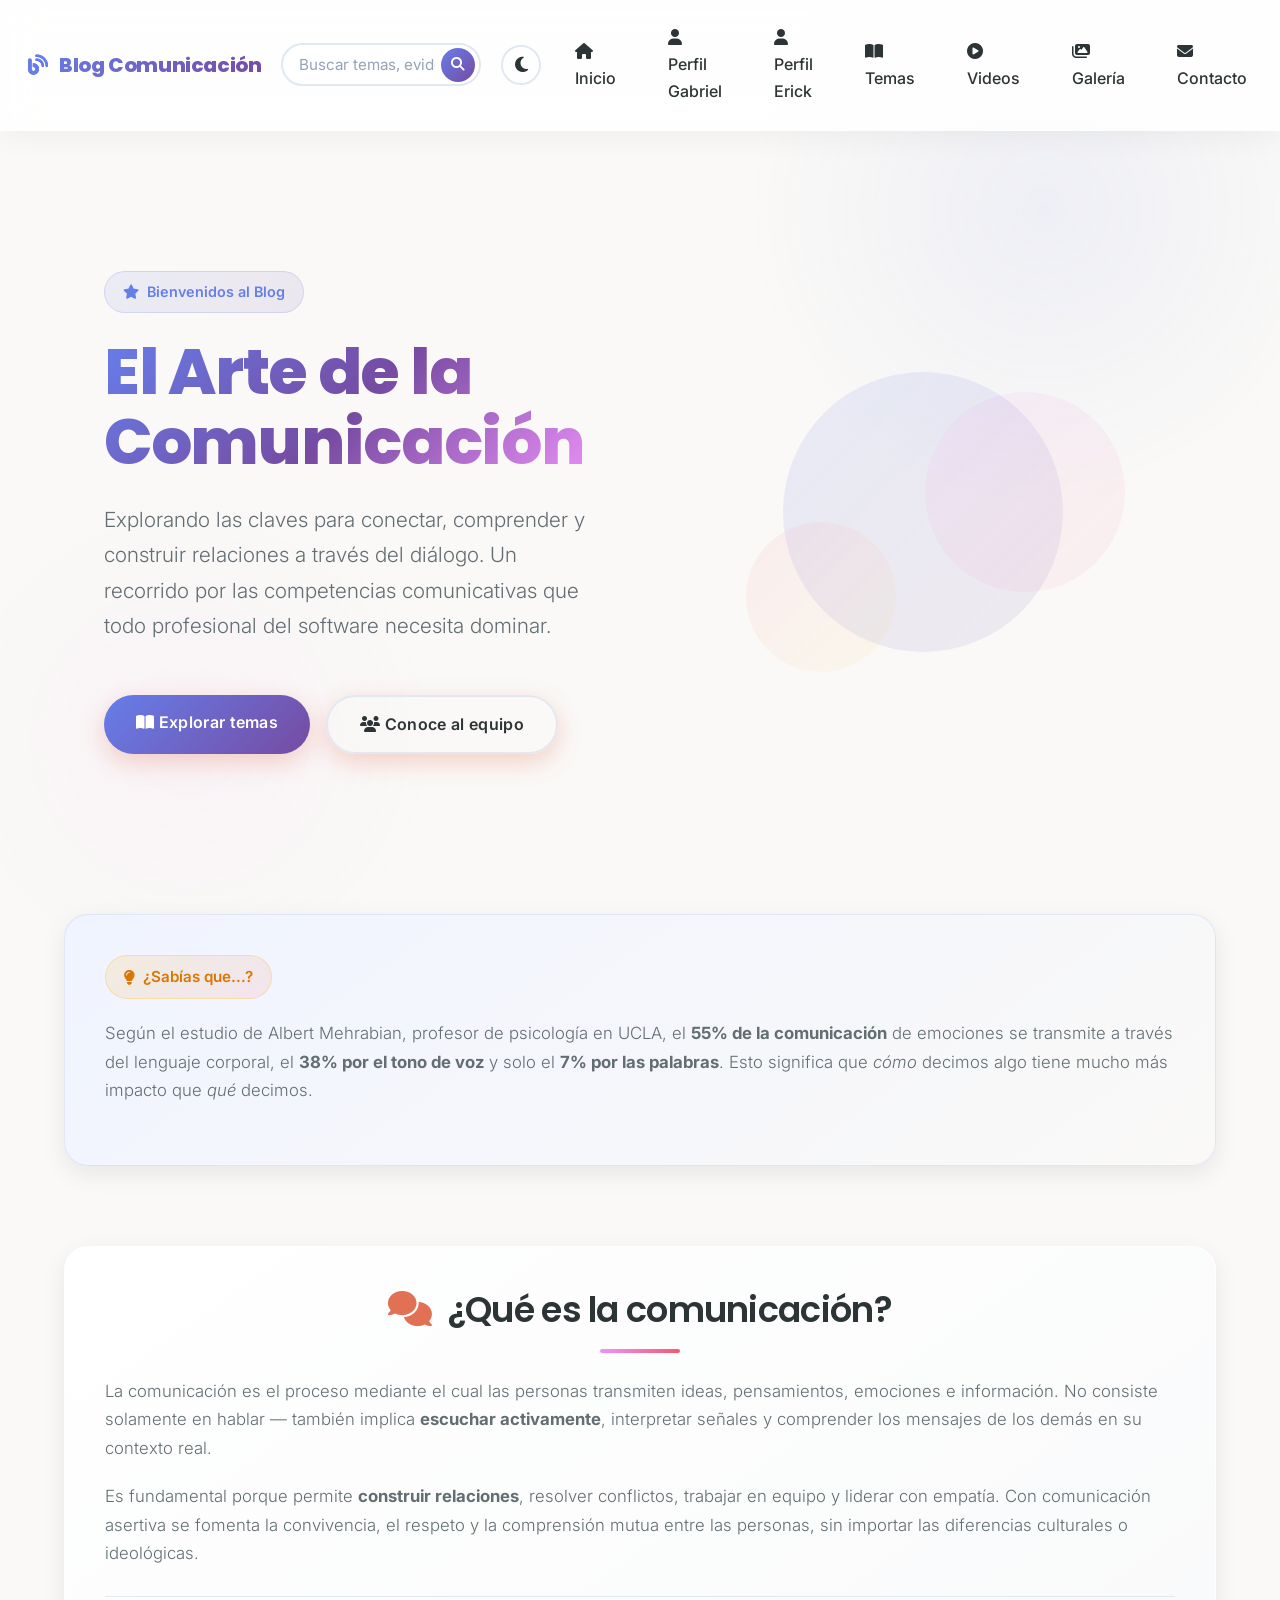
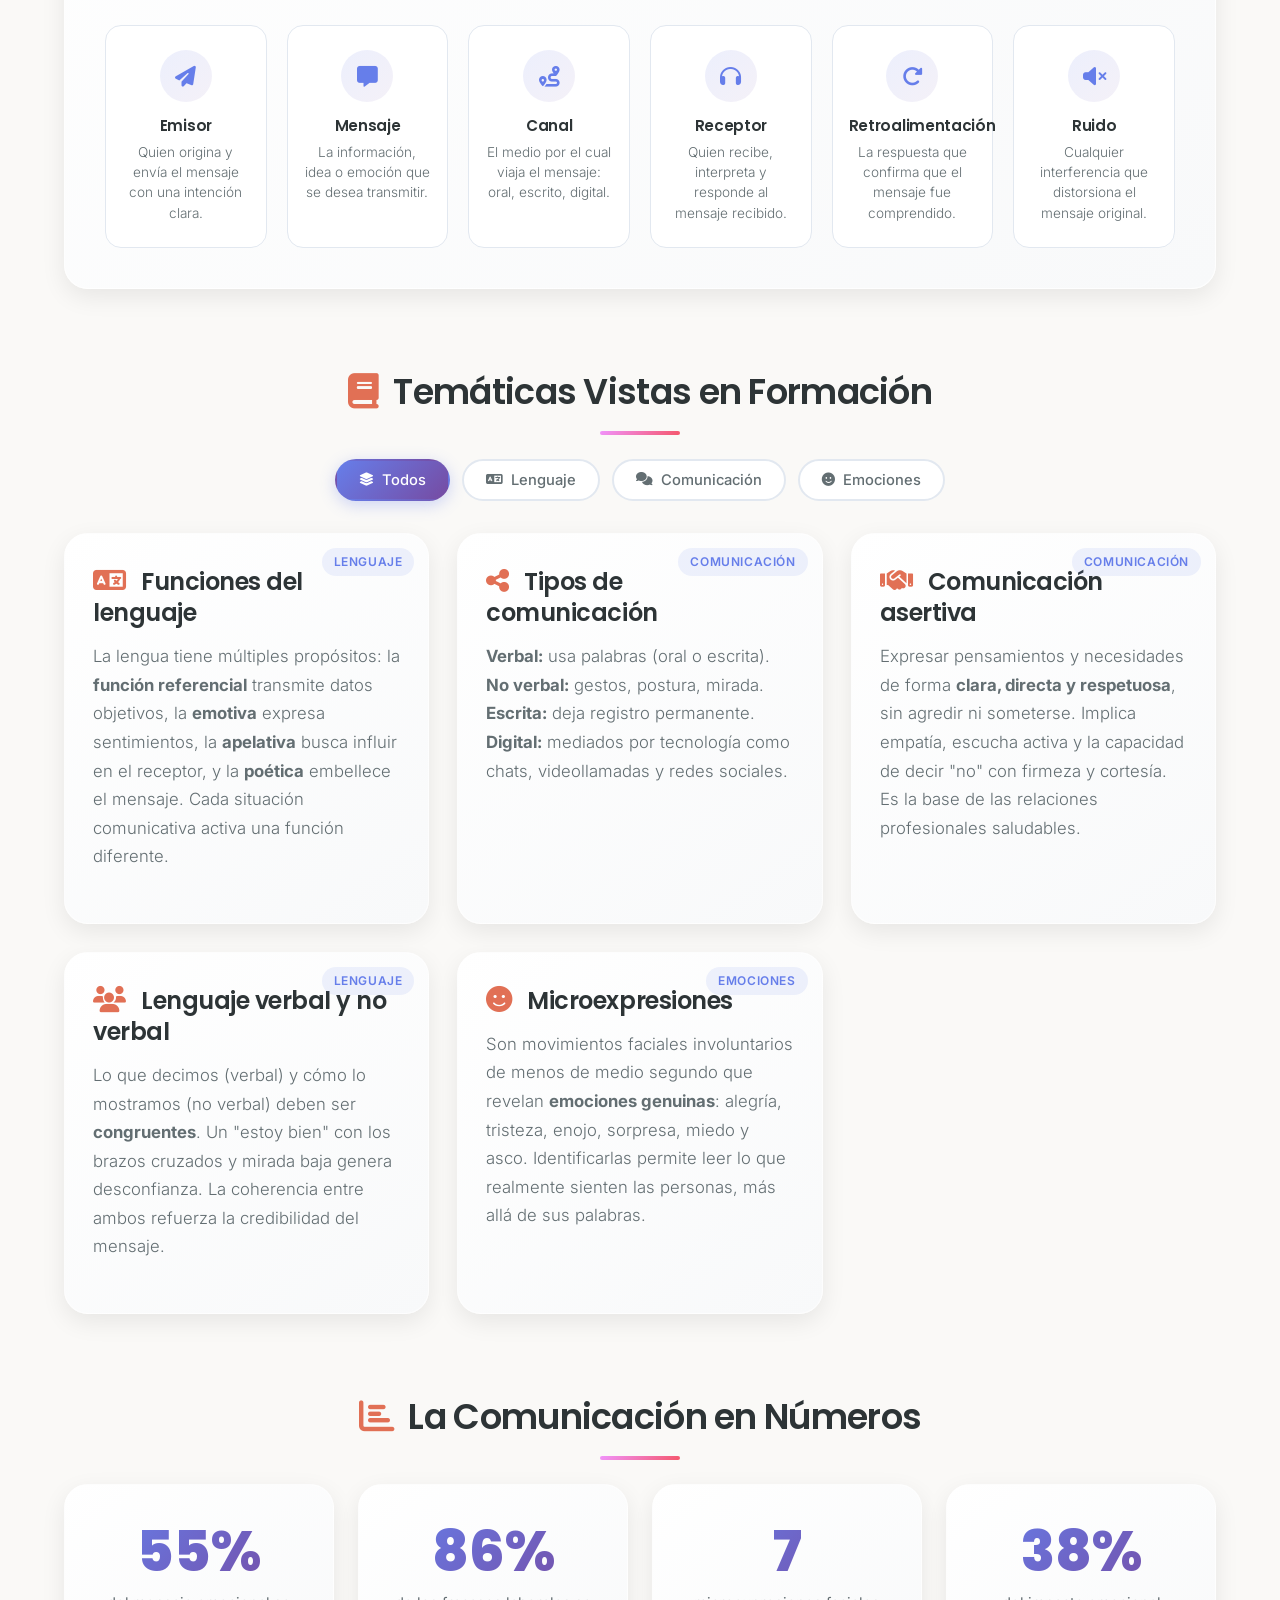
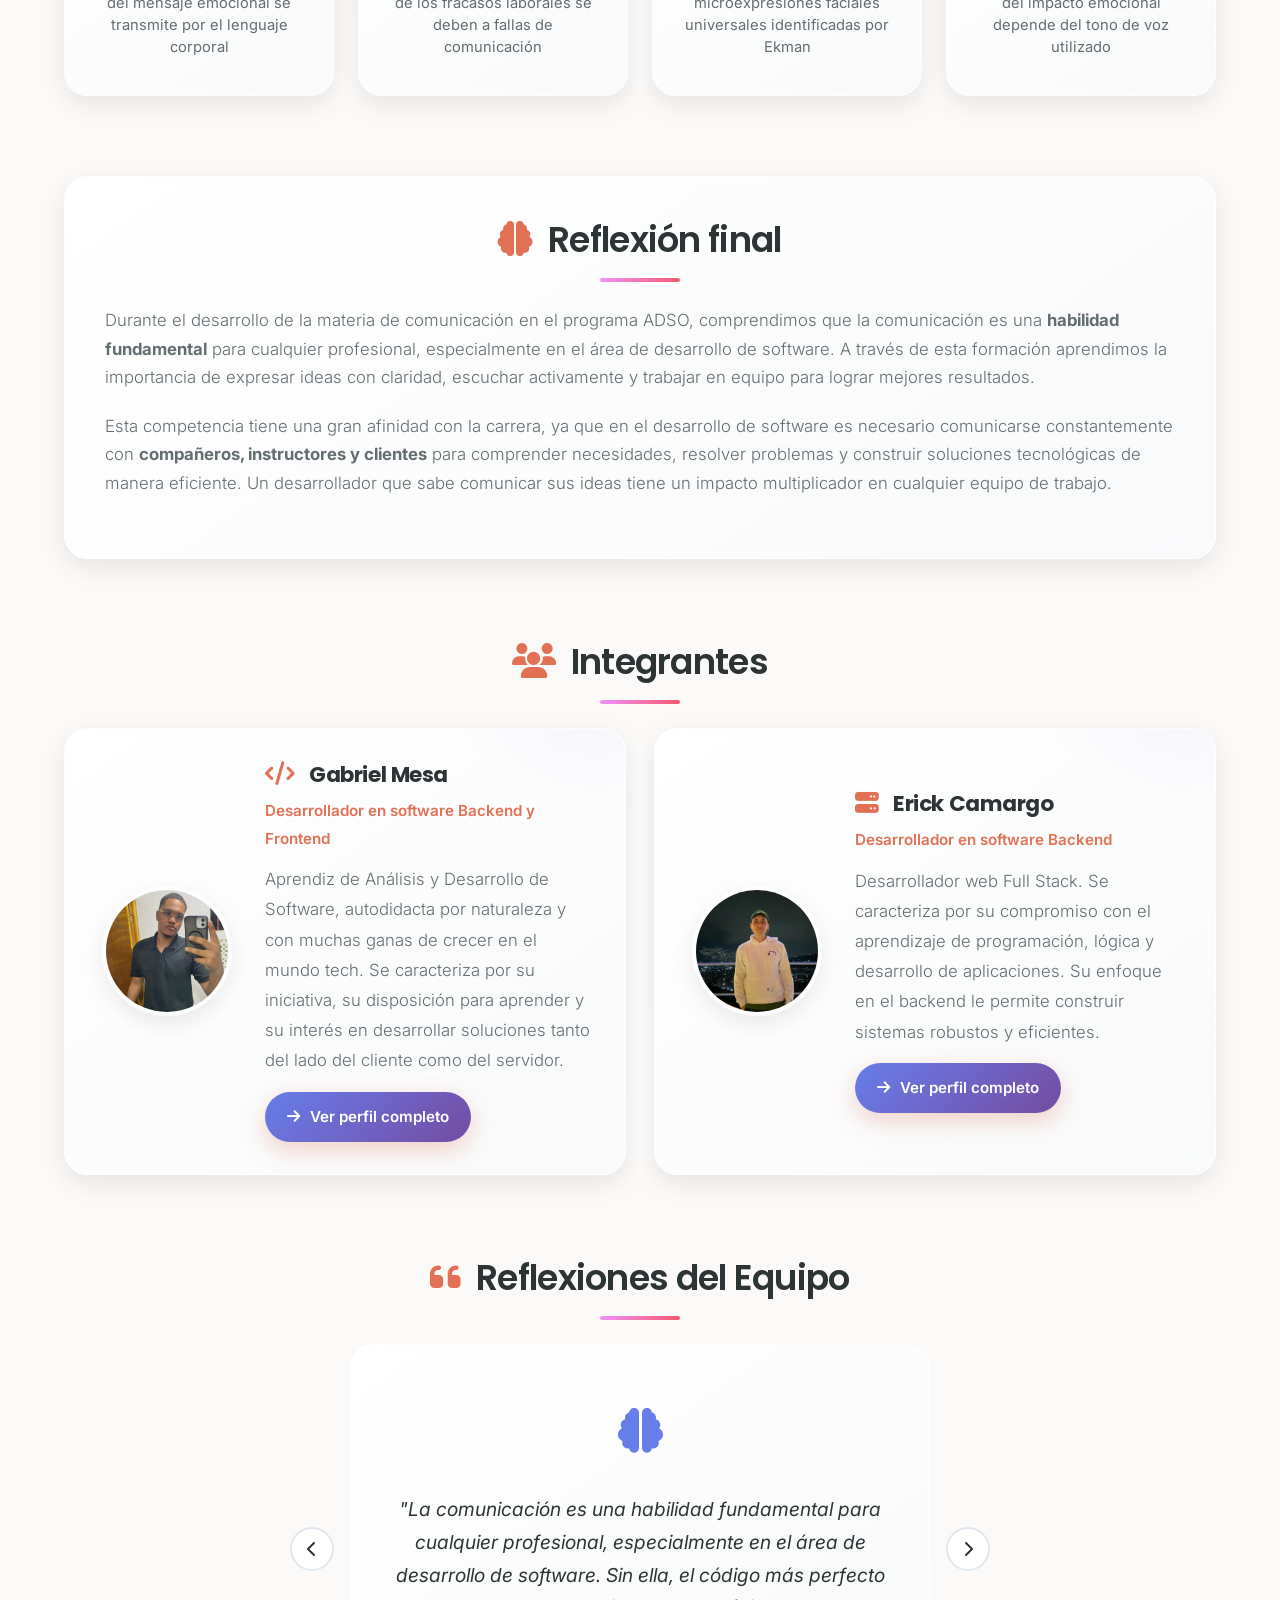
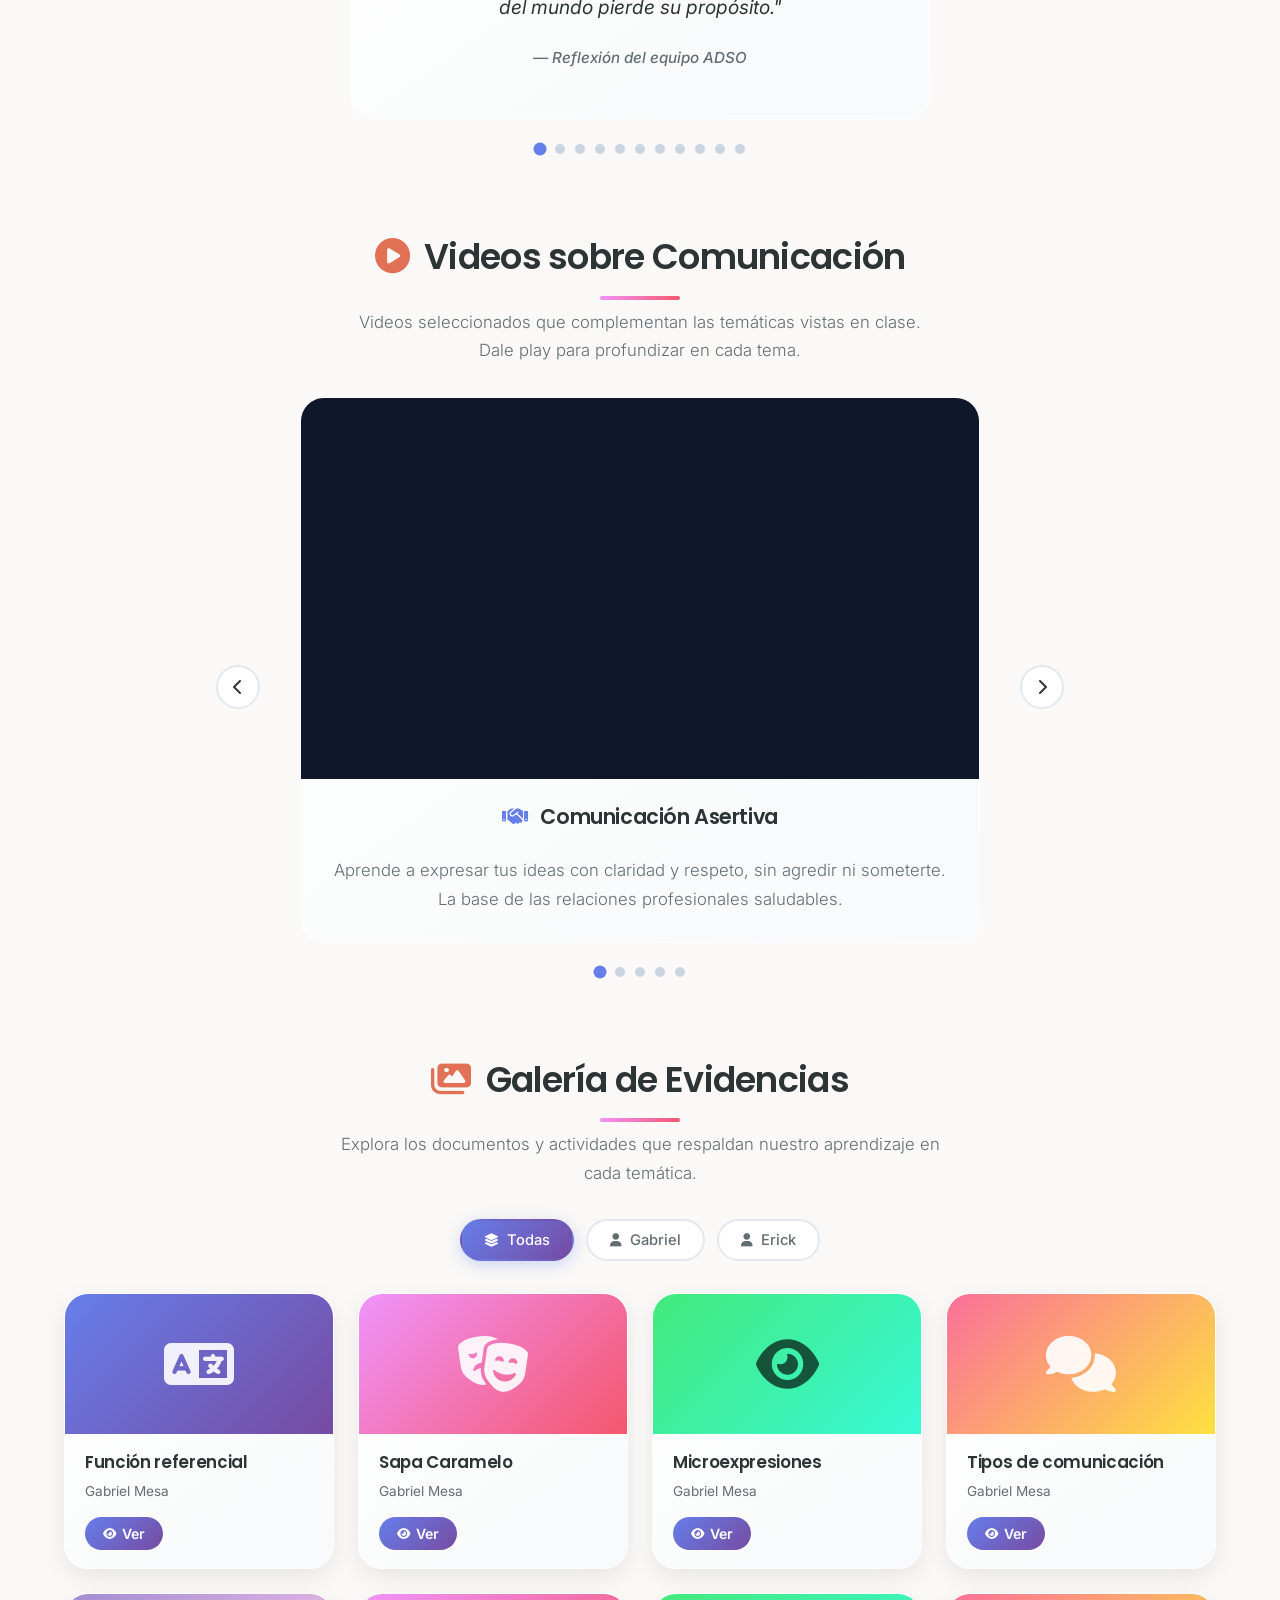
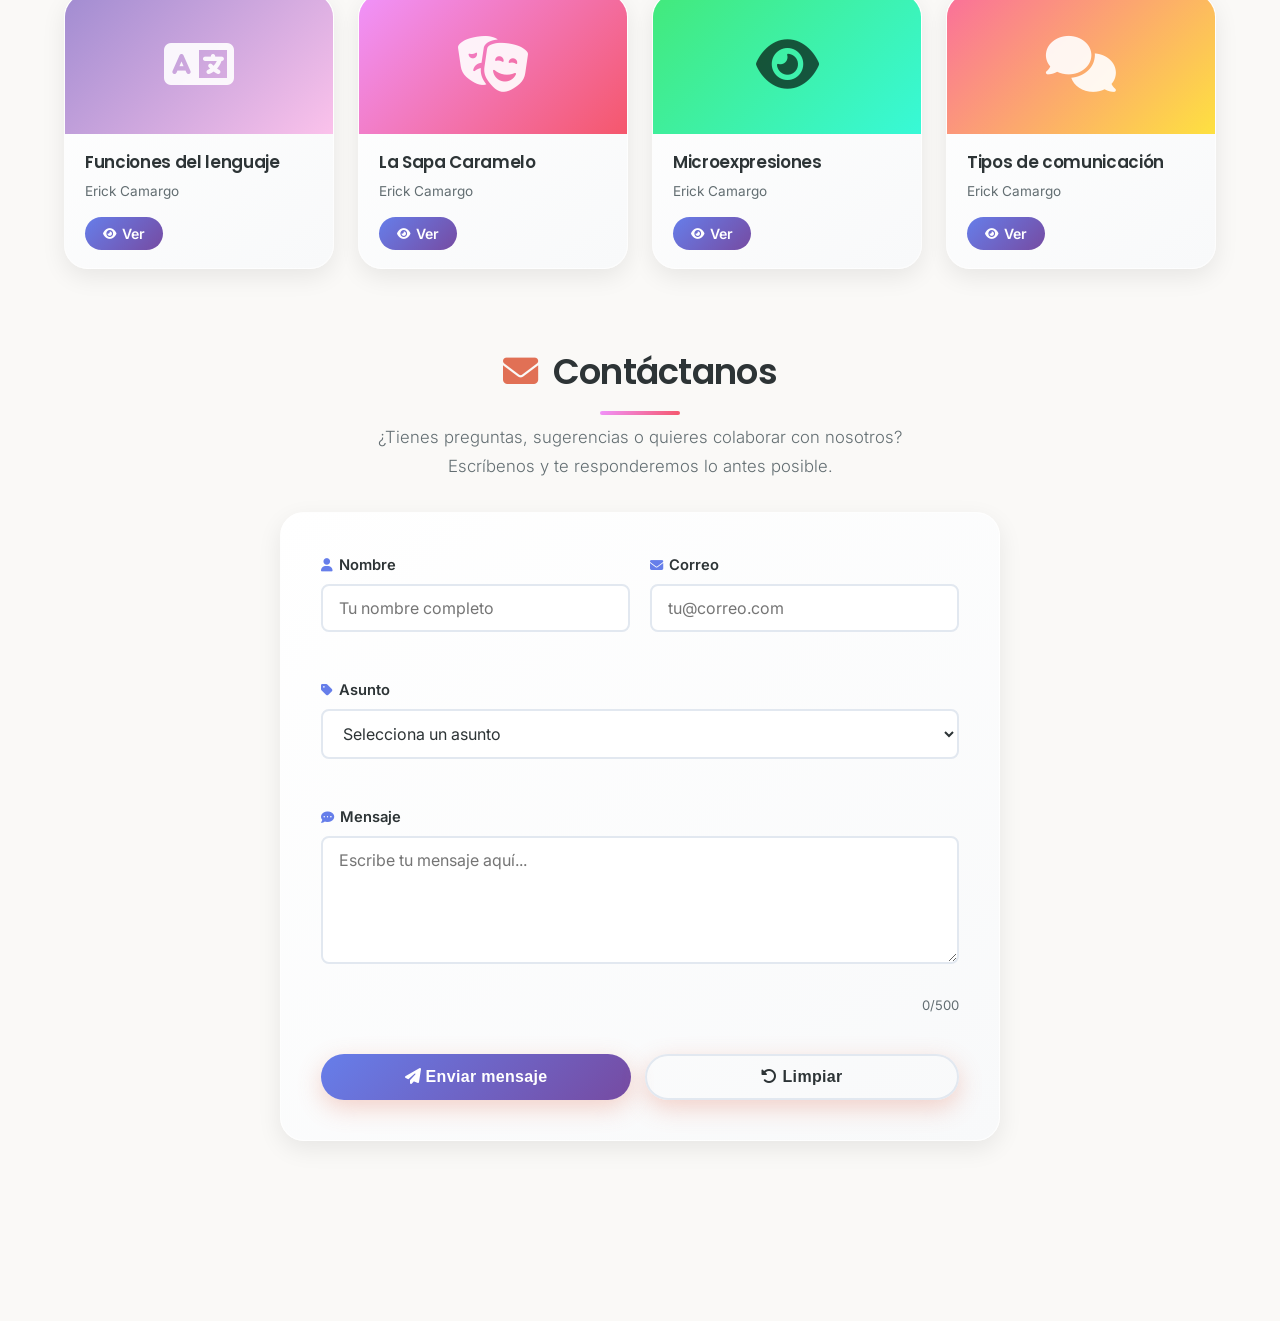
<file: index.html>
<!DOCTYPE html>
<html lang="es">

<head>
  <meta charset="UTF-8" />
  <meta name="viewport" content="width=device-width, initial-scale=1.0" />
  <title>Blog - El Arte de la Comunicación</title>
  <link rel="stylesheet" href="https://cdnjs.cloudflare.com/ajax/libs/font-awesome/6.5.0/css/all.min.css" />
  <link rel="stylesheet" href="style.css" />
</head>

<body>
  <header>
    <div class="header-left">
      <h1><i class="fas fa-blog"></i> Blog Comunicación</h1>
    </div>
    <div class="search-container">
      <input type="text" id="searchInput" class="search-input" placeholder="Buscar temas, evidencias..." autocomplete="off" />
      <button class="search-btn" onclick="performSearch()" aria-label="Buscar"><i class="fas fa-magnifying-glass"></i></button>
      <div id="searchResults" class="search-results" hidden></div>
    </div>
    <div class="header-actions">
      <button id="themeToggle" class="theme-toggle" aria-label="Cambiar tema" title="Modo oscuro/claro">
        <i class="fas fa-moon"></i>
      </button>
      <div class="menu-icon" onclick="toggleMenu()" aria-label="Menú"><i class="fas fa-bars"></i></div>
    </div>
    <nav id="menu">
      <a href="index.html"><i class="fas fa-home"></i> Inicio</a>
      <a href="gabriel.html"><i class="fas fa-user"></i> Perfil Gabriel</a>
      <a href="erick.html"><i class="fas fa-user"></i> Perfil Erick</a>
      <a href="#temas"><i class="fas fa-book-open"></i> Temas</a>
      <a href="#videos"><i class="fas fa-play-circle"></i> Videos</a>
      <a href="#galeria"><i class="fas fa-images"></i> Galería</a>
      <a href="#contacto"><i class="fas fa-envelope"></i> Contacto</a>
    </nav>
  </header>
  <div id="menuOverlay" class="menu-overlay" onclick="closeMenu()" hidden></div>

  <!-- Indicador de progreso de scroll -->
  <div id="scrollProgress" class="scroll-progress"></div>

  <main>
    <!-- HERO SECTION -->
    <section class="hero" id="intro">
      <div class="hero-content">
        <span class="hero-badge"><i class="fas fa-star"></i> Bienvenidos al Blog</span>
        <h1 class="hero-title">El Arte de la Comunicación</h1>
        <p class="hero-subtitle">
          Explorando las claves para conectar, comprender y construir relaciones a través del diálogo. Un recorrido por las competencias comunicativas que todo profesional del software necesita dominar.
        </p>
        <div class="hero-actions">
          <a href="#temas" class="btn btn-primary"><i class="fas fa-book-open"></i> Explorar temas</a>
          <a href="#integrantes" class="btn btn-secondary"><i class="fas fa-users"></i> Conoce al equipo</a>
        </div>
      </div>
      <div class="hero-visual">
        <div class="hero-circle hero-circle--1"></div>
        <div class="hero-circle hero-circle--2"></div>
        <div class="hero-circle hero-circle--3"></div>
      </div>
    </section>

    <!-- DATO CURIOSO -->
    <section class="section" id="dato-curioso">
      <article class="section-card highlight-card">
        <div class="highlight-badge"><i class="fas fa-lightbulb"></i> ¿Sabías que...?</div>
        <p>
          Según el estudio de Albert Mehrabian, profesor de psicología en UCLA, el <strong>55% de la comunicación</strong> de emociones se transmite a través del lenguaje corporal, el <strong>38% por el tono de voz</strong> y solo el <strong>7% por las palabras</strong>. Esto significa que <em>cómo</em> decimos algo tiene mucho más impacto que <em>qué</em> decimos.
        </p>
      </article>
    </section>

    <!-- ¿QUÉ ES LA COMUNICACIÓN? -->
    <section class="section intro" id="que-es">
      <article class="section-card">
        <h2 class="section-title"><i class="fas fa-comments"></i> ¿Qué es la comunicación?</h2>
        <p>
          La comunicación es el proceso mediante el cual las personas transmiten ideas, pensamientos, emociones e información. No consiste solamente en hablar — también implica <strong>escuchar activamente</strong>, interpretar señales y comprender los mensajes de los demás en su contexto real.
        </p>
        <p>
          Es fundamental porque permite <strong>construir relaciones</strong>, resolver conflictos, trabajar en equipo y liderar con empatía. Con comunicación asertiva se fomenta la convivencia, el respeto y la comprensión mutua entre las personas, sin importar las diferencias culturales o ideológicas.
        </p>
        <div class="info-grid">
          <div class="info-item">
            <div class="info-icon"><i class="fas fa-paper-plane"></i></div>
            <h4>Emisor</h4>
            <p>Quien origina y envía el mensaje con una intención clara.</p>
          </div>
          <div class="info-item">
            <div class="info-icon"><i class="fas fa-message"></i></div>
            <h4>Mensaje</h4>
            <p>La información, idea o emoción que se desea transmitir.</p>
          </div>
          <div class="info-item">
            <div class="info-icon"><i class="fas fa-route"></i></div>
            <h4>Canal</h4>
            <p>El medio por el cual viaja el mensaje: oral, escrito, digital.</p>
          </div>
          <div class="info-item">
            <div class="info-icon"><i class="fas fa-headphones"></i></div>
            <h4>Receptor</h4>
            <p>Quien recibe, interpreta y responde al mensaje recibido.</p>
          </div>
          <div class="info-item">
            <div class="info-icon"><i class="fas fa-rotate-right"></i></div>
            <h4>Retroalimentación</h4>
            <p>La respuesta que confirma que el mensaje fue comprendido.</p>
          </div>
          <div class="info-item">
            <div class="info-icon"><i class="fas fa-volume-xmark"></i></div>
            <h4>Ruido</h4>
            <p>Cualquier interferencia que distorsiona el mensaje original.</p>
          </div>
        </div>
      </article>
    </section>

    <!-- TEMÁTICAS CON FILTROS -->
    <section class="section" id="temas">
      <h2 class="section-title"><i class="fas fa-book"></i> Temáticas Vistas en Formación</h2>

      <!-- Filtros por categoría -->
      <div class="filter-bar">
        <button class="filter-btn active" data-filter="all"><i class="fas fa-layer-group"></i> Todos</button>
        <button class="filter-btn" data-filter="lenguaje"><i class="fas fa-language"></i> Lenguaje</button>
        <button class="filter-btn" data-filter="comunicacion"><i class="fas fa-comments"></i> Comunicación</button>
        <button class="filter-btn" data-filter="emociones"><i class="fas fa-face-smile"></i> Emociones</button>
      </div>

      <div class="grid-3" id="temasGrid">
        <article class="card filterable" data-category="lenguaje">
          <span class="card-tag">Lenguaje</span>
          <h3><i class="fas fa-language"></i> Funciones del lenguaje</h3>
          <p class="text">La lengua tiene múltiples propósitos: la <strong>función referencial</strong> transmite datos objetivos, la <strong>emotiva</strong> expresa sentimientos, la <strong>apelativa</strong> busca influir en el receptor, y la <strong>poética</strong> embellece el mensaje. Cada situación comunicativa activa una función diferente.</p>
        </article>
        <article class="card filterable" data-category="comunicacion">
          <span class="card-tag">Comunicación</span>
          <h3><i class="fas fa-share-nodes"></i> Tipos de comunicación</h3>
          <p class="text"><strong>Verbal:</strong> usa palabras (oral o escrita). <strong>No verbal:</strong> gestos, postura, mirada. <strong>Escrita:</strong> deja registro permanente. <strong>Digital:</strong> mediados por tecnología como chats, videollamadas y redes sociales.</p>
        </article>
        <article class="card filterable" data-category="comunicacion">
          <span class="card-tag">Comunicación</span>
          <h3><i class="fas fa-handshake"></i> Comunicación asertiva</h3>
          <p class="text">Expresar pensamientos y necesidades de forma <strong>clara, directa y respetuosa</strong>, sin agredir ni someterse. Implica empatía, escucha activa y la capacidad de decir "no" con firmeza y cortesía. Es la base de las relaciones profesionales saludables.</p>
        </article>
        <article class="card filterable" data-category="lenguaje">
          <span class="card-tag">Lenguaje</span>
          <h3><i class="fas fa-users"></i> Lenguaje verbal y no verbal</h3>
          <p class="text">Lo que decimos (verbal) y cómo lo mostramos (no verbal) deben ser <strong>congruentes</strong>. Un "estoy bien" con los brazos cruzados y mirada baja genera desconfianza. La coherencia entre ambos refuerza la credibilidad del mensaje.</p>
        </article>
        <article class="card filterable" data-category="emociones">
          <span class="card-tag">Emociones</span>
          <h3><i class="fas fa-face-smile"></i> Microexpresiones</h3>
          <p class="text">Son movimientos faciales involuntarios de menos de medio segundo que revelan <strong>emociones genuinas</strong>: alegría, tristeza, enojo, sorpresa, miedo y asco. Identificarlas permite leer lo que realmente sienten las personas, más allá de sus palabras.</p>
        </article>
      </div>
      <div id="noFilterResults" class="no-results" hidden>
        <i class="fas fa-magnifying-glass"></i>
        <p>No se encontraron temas con este filtro.</p>
      </div>
    </section>

    <!-- ESTADÍSTICAS -->
    <section class="section" id="stats">
      <h2 class="section-title"><i class="fas fa-chart-bar"></i> La Comunicación en Números</h2>
      <div class="stats-grid">
        <div class="stat-card">
          <div class="stat-number">55%</div>
          <div class="stat-label">del mensaje emocional se transmite por el lenguaje corporal</div>
        </div>
        <div class="stat-card">
          <div class="stat-number">86%</div>
          <div class="stat-label">de los fracasos laborales se deben a fallas de comunicación</div>
        </div>
        <div class="stat-card">
          <div class="stat-number">7</div>
          <div class="stat-label">microexpresiones faciales universales identificadas por Ekman</div>
        </div>
        <div class="stat-card">
          <div class="stat-number">38%</div>
          <div class="stat-label">del impacto emocional depende del tono de voz utilizado</div>
        </div>
      </div>
    </section>

    <!-- REFLEXIÓN FINAL -->
    <section class="section" id="reto">
      <article class="section-card">
        <h2 class="section-title"><i class="fas fa-brain"></i> Reflexión final</h2>
        <p>
          Durante el desarrollo de la materia de comunicación en el programa ADSO, comprendimos que la comunicación es una <strong>habilidad fundamental</strong> para cualquier profesional, especialmente en el área de desarrollo de software. A través de esta formación aprendimos la importancia de expresar ideas con claridad, escuchar activamente y trabajar en equipo para lograr mejores resultados.
        </p>
        <p>
          Esta competencia tiene una gran afinidad con la carrera, ya que en el desarrollo de software es necesario comunicarse constantemente con <strong>compañeros, instructores y clientes</strong> para comprender necesidades, resolver problemas y construir soluciones tecnológicas de manera eficiente. Un desarrollador que sabe comunicar sus ideas tiene un impacto multiplicador en cualquier equipo de trabajo.
        </p>
      </article>
    </section>

    <!-- INTEGRANTES -->
    <section class="section" id="integrantes">
      <h2 class="section-title"><i class="fas fa-users"></i> Integrantes</h2>
      <div class="grid-3">
        <article class="card profile-card">
          <img src="gabriel.jpg" alt="Gabriel Mesa" />
          <div class="info">
            <h3><i class="fas fa-code"></i> Gabriel Mesa</h3>
            <p class="role">Desarrollador en software Backend y Frontend</p>
            <p>Aprendiz de Análisis y Desarrollo de Software, autodidacta por naturaleza y con muchas ganas de crecer en el mundo tech. Se caracteriza por su iniciativa, su disposición para aprender y su interés en desarrollar soluciones tanto del lado del cliente como del servidor.</p>
            <a href="gabriel.html" class="cta"><i class="fas fa-arrow-right"></i> Ver perfil completo</a>
          </div>
        </article>

        <article class="card profile-card">
          <img src="erick.jpeg" alt="Erick Camargo" />
          <div class="info">
            <h3><i class="fas fa-server"></i> Erick Camargo</h3>
            <p class="role">Desarrollador en software Backend</p>
            <p>Desarrollador web Full Stack. Se caracteriza por su compromiso con el aprendizaje de programación, lógica y desarrollo de aplicaciones. Su enfoque en el backend le permite construir sistemas robustos y eficientes.</p>
            <a href="erick.html" class="cta"><i class="fas fa-arrow-right"></i> Ver perfil completo</a>
          </div>
        </article>
      </div>
    </section>

    <!-- CARRUSEL DE REFLEXIONES -->
    <section class="section" id="carrusel-section">
      <h2 class="section-title"><i class="fas fa-quote-left"></i> Reflexiones del Equipo</h2>
      <div class="carousel-container">
        <div class="carousel-track" id="carouselTrack">
          <!-- Slide 1 -->
          <div class="carousel-slide active">
            <div class="carousel-card">
              <div class="carousel-icon"><i class="fas fa-brain"></i></div>
              <blockquote>"La comunicación es una habilidad fundamental para cualquier profesional, especialmente en el área de desarrollo de software. Sin ella, el código más perfecto del mundo pierde su propósito."</blockquote>
              <cite>— Reflexión del equipo ADSO</cite>
            </div>
          </div>
          <!-- Slide 2 -->
          <div class="carousel-slide">
            <div class="carousel-card">
              <div class="carousel-icon"><i class="fas fa-comments"></i></div>
              <blockquote>"No solo se trata de hablar, sino también de saber escuchar, interpretar mensajes y expresar ideas con respeto y claridad. La escucha activa es el superpoder más subestimado."</blockquote>
              <cite>— Sobre comunicación efectiva</cite>
            </div>
          </div>
          <!-- Slide 3 -->
          <div class="carousel-slide">
            <div class="carousel-card">
              <div class="carousel-icon"><i class="fas fa-handshake"></i></div>
              <blockquote>"Expresar ideas con claridad, escuchar activamente y trabajar en equipo no es opcional: es la base para lograr mejores resultados en cualquier proyecto profesional."</blockquote>
              <cite>— Comunicación asertiva</cite>
            </div>
          </div>
          <!-- Slide 4 -->
          <div class="carousel-slide">
            <div class="carousel-card">
              <div class="carousel-icon"><i class="fas fa-face-smile"></i></div>
              <blockquote>"Las microexpresiones revelan emociones verdaderas. Aprender a leerlas nos ayuda a comprender mejor a los demás, incluso cuando dicen 'estoy bien' pero su rostro cuenta otra historia."</blockquote>
              <cite>— Lenguaje no verbal</cite>
            </div>
          </div>
          <!-- Slide 5 -->
          <div class="carousel-slide">
            <div class="carousel-card">
              <div class="carousel-icon"><i class="fas fa-rocket"></i></div>
              <blockquote>"En el desarrollo de software es necesario comunicarse constantemente con compañeros, instructores y clientes. Un equipo que se entiende bien construye mejores soluciones."</blockquote>
              <cite>— Comunicación en tech</cite>
            </div>
          </div>
          <!-- Slide 6 -->
          <div class="carousel-slide">
            <div class="carousel-card">
              <div class="carousel-icon"><i class="fas fa-bullseye"></i></div>
              <blockquote>"Comunicar bien no es un talento natural, es una habilidad que se entrena. Cada reunión, cada email y cada presentación es una oportunidad para mejorar."</blockquote>
              <cite>— Crecimiento profesional</cite>
            </div>
          </div>
        </div>
        <button class="carousel-btn carousel-btn--prev" onclick="carouselPrev()" aria-label="Anterior"><i class="fas fa-chevron-left"></i></button>
        <button class="carousel-btn carousel-btn--next" onclick="carouselNext()" aria-label="Siguiente"><i class="fas fa-chevron-right"></i></button>
        <div class="carousel-dots" id="carouselDots"></div>
      </div>
    </section>

    <!-- CARRUSEL DE VIDEOS -->
    <section class="section" id="videos">
      <h2 class="section-title"><i class="fas fa-play-circle"></i> Videos sobre Comunicación</h2>
      <p class="text-center">Videos seleccionados que complementan las temáticas vistas en clase. Dale play para profundizar en cada tema.</p>
      <div class="carousel-container video-carousel">
        <div class="carousel-track" id="videoCarouselTrack">
          <!-- Video 1 -->
          <div class="carousel-slide vslide active">
            <div class="carousel-card video-card">
              <div class="video-wrapper">
                <iframe src="https://www.youtube.com/embed/ZgmSfdE2y-s" title="Comunicación Asertiva" allowfullscreen loading="lazy"></iframe>
              </div>
              <h3><i class="fas fa-handshake"></i> Comunicación Asertiva</h3>
              <p class="text">Aprende a expresar tus ideas con claridad y respeto, sin agredir ni someterte. La base de las relaciones profesionales saludables.</p>
            </div>
          </div>
          <!-- Video 2 -->
          <div class="carousel-slide vslide">
            <div class="carousel-card video-card">
              <div class="video-wrapper">
                <iframe src="https://www.youtube.com/embed/_M6ThnQMZuI" title="Microexpresiones" allowfullscreen loading="lazy"></iframe>
              </div>
              <h3><i class="fas fa-face-smile"></i> Microexpresiones</h3>
              <p class="text">Descubre cómo las expresiones faciales involuntarias de medio segundo revelan lo que realmente sienten las personas.</p>
            </div>
          </div>
          <!-- Video 3 -->
          <div class="carousel-slide vslide">
            <div class="carousel-card video-card">
              <div class="video-wrapper">
                <iframe src="https://www.youtube.com/embed/a2EnTf5NISo" title="Funciones del Lenguaje" allowfullscreen loading="lazy"></iframe>
              </div>
              <h3><i class="fas fa-language"></i> Funciones del Lenguaje</h3>
              <p class="text">Explora las diferentes funciones del lenguaje: referencial, emotiva, apelativa y poética, con ejemplos prácticos.</p>
            </div>
          </div>
          <!-- Video 4 -->
          <div class="carousel-slide vslide">
            <div class="carousel-card video-card">
              <div class="video-wrapper">
                <iframe src="https://www.youtube.com/embed/EIK-Ot6tkfU" title="Tipos de Comunicación" allowfullscreen loading="lazy"></iframe>
              </div>
              <h3><i class="fas fa-share-nodes"></i> Tipos de Comunicación</h3>
              <p class="text">Verbal, no verbal, escrita y digital: conoce los canales de comunicación y cuándo usar cada uno.</p>
            </div>
          </div>
          <!-- Video 5 -->
          <div class="carousel-slide vslide">
            <div class="carousel-card video-card">
              <div class="video-wrapper">
                <iframe src="https://www.youtube.com/embed/Bw4ZLVTarSA" title="Lenguaje No Verbal" allowfullscreen loading="lazy"></iframe>
              </div>
              <h3><i class="fas fa-users"></i> Lenguaje No Verbal</h3>
              <p class="text">El 55% de la comunicación emocional es corporal. Aprende a leer gestos, posturas y señales del cuerpo.</p>
            </div>
          </div>
        </div>
        <button class="carousel-btn vcarousel-btn vcarousel-btn--prev" onclick="videoCarouselPrev()" aria-label="Anterior"><i class="fas fa-chevron-left"></i></button>
        <button class="carousel-btn vcarousel-btn vcarousel-btn--next" onclick="videoCarouselNext()" aria-label="Siguiente"><i class="fas fa-chevron-right"></i></button>
        <div class="carousel-dots" id="videoCarouselDots"></div>
      </div>
    </section>

    <!-- GALERÍA DE EVIDENCIAS -->
    <section class="section" id="galeria">
      <h2 class="section-title"><i class="fas fa-images"></i> Galería de Evidencias</h2>
      <p class="text-center">Explora los documentos y actividades que respaldan nuestro aprendizaje en cada temática.</p>
      <div class="filter-bar">
        <button class="filter-btn active" data-gallery="all"><i class="fas fa-layer-group"></i> Todas</button>
        <button class="filter-btn" data-gallery="gabriel"><i class="fas fa-user"></i> Gabriel</button>
        <button class="filter-btn" data-gallery="erick"><i class="fas fa-user"></i> Erick</button>
      </div>
      <div class="gallery-grid" id="galleryGrid">
        <!-- Evidencias Gabriel -->
        <div class="gallery-item filterable-gallery" data-author="gabriel" data-title="Función referencial" data-pdf="pdfs_de_gabriel/funcion_referencial.pdf">
          <div class="gallery-thumb gallery-thumb--referencial">
            <i class="fas fa-language"></i>
          </div>
          <div class="gallery-info">
            <h4>Función referencial</h4>
            <span class="gallery-author">Gabriel Mesa</span>
            <button class="gallery-btn" onclick="openPdfModal('pdfs_de_gabriel/funcion_referencial.pdf', 'Función referencial')"><i class="fas fa-eye"></i> Ver</button>
          </div>
        </div>

        <div class="gallery-item filterable-gallery" data-author="gabriel" data-title="Sapa Caramelo" data-pdf="pdfs_de_gabriel/sapa_caramelo.pdf">
          <div class="gallery-thumb gallery-thumb--masks">
            <i class="fas fa-masks-theater"></i>
          </div>
          <div class="gallery-info">
            <h4>Sapa Caramelo</h4>
            <span class="gallery-author">Gabriel Mesa</span>
            <button class="gallery-btn" onclick="openPdfModal('pdfs_de_gabriel/sapa_caramelo.pdf', 'Sapa Caramelo')"><i class="fas fa-eye"></i> Ver</button>
          </div>
        </div>

        <div class="gallery-item filterable-gallery" data-author="gabriel" data-title="Microexpresiones" data-pdf="pdfs_de_gabriel/microexpresiones.pdf">
          <div class="gallery-thumb gallery-thumb--micro">
            <i class="fas fa-eye"></i>
          </div>
          <div class="gallery-info">
            <h4>Microexpresiones</h4>
            <span class="gallery-author">Gabriel Mesa</span>
            <button class="gallery-btn" onclick="openPdfModal('pdfs_de_gabriel/microexpresiones.pdf', 'Microexpresiones')"><i class="fas fa-eye"></i> Ver</button>
          </div>
        </div>

        <div class="gallery-item filterable-gallery" data-author="gabriel" data-title="Tipos de comunicación" data-pdf="pdfs_de_gabriel/tipos_comunicacion.pdf">
          <div class="gallery-thumb gallery-thumb--tipos">
            <i class="fas fa-comments"></i>
          </div>
          <div class="gallery-info">
            <h4>Tipos de comunicación</h4>
            <span class="gallery-author">Gabriel Mesa</span>
            <button class="gallery-btn" onclick="openPdfModal('pdfs_de_gabriel/tipos_comunicacion.pdf', 'Tipos de comunicación')"><i class="fas fa-eye"></i> Ver</button>
          </div>
        </div>

        <!-- Evidencias Erick -->
        <div class="gallery-item filterable-gallery" data-author="erick" data-title="Funciones del lenguaje" data-pdf="pdfs_de_erick/funciones_del_lenguaje.pdf">
          <div class="gallery-thumb gallery-thumb--lenguaje">
            <i class="fas fa-language"></i>
          </div>
          <div class="gallery-info">
            <h4>Funciones del lenguaje</h4>
            <span class="gallery-author">Erick Camargo</span>
            <button class="gallery-btn" onclick="openPdfModal('pdfs_de_erick/funciones_del_lenguaje.pdf', 'Funciones del lenguaje')"><i class="fas fa-eye"></i> Ver</button>
          </div>
        </div>

        <div class="gallery-item filterable-gallery" data-author="erick" data-title="La Sapa Caramelo" data-pdf="pdfs_de_erick/la_sapa_caramelo.pdf">
          <div class="gallery-thumb gallery-thumb--masks">
            <i class="fas fa-masks-theater"></i>
          </div>
          <div class="gallery-info">
            <h4>La Sapa Caramelo</h4>
            <span class="gallery-author">Erick Camargo</span>
            <button class="gallery-btn" onclick="openPdfModal('pdfs_de_erick/la_sapa_caramelo.pdf', 'La Sapa Caramelo')"><i class="fas fa-eye"></i> Ver</button>
          </div>
        </div>

        <div class="gallery-item filterable-gallery" data-author="erick" data-title="Microexpresiones" data-pdf="pdfs_de_erick/microexpresiones.pdf">
          <div class="gallery-thumb gallery-thumb--micro">
            <i class="fas fa-eye"></i>
          </div>
          <div class="gallery-info">
            <h4>Microexpresiones</h4>
            <span class="gallery-author">Erick Camargo</span>
            <button class="gallery-btn" onclick="openPdfModal('pdfs_de_erick/microexpresiones.pdf', 'Microexpresiones')"><i class="fas fa-eye"></i> Ver</button>
          </div>
        </div>

        <div class="gallery-item filterable-gallery" data-author="erick" data-title="Tipos de comunicación" data-pdf="pdfs_de_erick/tipos_de_comunicacion.pdf">
          <div class="gallery-thumb gallery-thumb--tipos">
            <i class="fas fa-comments"></i>
          </div>
          <div class="gallery-info">
            <h4>Tipos de comunicación</h4>
            <span class="gallery-author">Erick Camargo</span>
            <button class="gallery-btn" onclick="openPdfModal('pdfs_de_erick/tipos_de_comunicacion.pdf', 'Tipos de comunicación')"><i class="fas fa-eye"></i> Ver</button>
          </div>
        </div>
      </div>
      <div id="noGalleryResults" class="no-results" hidden>
        <i class="fas fa-images"></i>
        <p>No se encontraron evidencias para este filtro.</p>
      </div>
    </section>

    <!-- FORMULARIO DE CONTACTO -->
    <section class="section" id="contacto">
      <h2 class="section-title"><i class="fas fa-envelope"></i> Contáctanos</h2>
      <p class="text-center">¿Tienes preguntas, sugerencias o quieres colaborar con nosotros? Escríbenos y te responderemos lo antes posible.</p>
      <article class="section-card contact-card">
        <form id="contactForm" class="contact-form" novalidate>
          <div class="form-row">
            <div class="form-group">
              <label for="contactName"><i class="fas fa-user"></i> Nombre</label>
              <input type="text" id="contactName" name="name" placeholder="Tu nombre completo" required />
              <span class="form-error" id="nameError"></span>
            </div>
            <div class="form-group">
              <label for="contactEmail"><i class="fas fa-envelope"></i> Correo</label>
              <input type="email" id="contactEmail" name="email" placeholder="tu@correo.com" required />
              <span class="form-error" id="emailError"></span>
            </div>
          </div>
          <div class="form-group">
            <label for="contactSubject"><i class="fas fa-tag"></i> Asunto</label>
            <select id="contactSubject" name="subject" required>
              <option value="">Selecciona un asunto</option>
              <option value="consulta">Consulta general</option>
              <option value="evidencia">Sobre las evidencias</option>
              <option value="colaboracion">Propuesta de colaboración</option>
              <option value="otro">Otro</option>
            </select>
            <span class="form-error" id="subjectError"></span>
          </div>
          <div class="form-group">
            <label for="contactMessage"><i class="fas fa-comment-dots"></i> Mensaje</label>
            <textarea id="contactMessage" name="message" rows="5" placeholder="Escribe tu mensaje aquí..." required></textarea>
            <span class="form-error" id="messageError"></span>
            <span class="char-count"><span id="charCount">0</span>/500</span>
          </div>
          <div class="form-actions">
            <button type="submit" class="btn btn-primary" id="submitBtn"><i class="fas fa-paper-plane"></i> Enviar mensaje</button>
            <button type="reset" class="btn btn-secondary" onclick="resetForm()"><i class="fas fa-rotate-left"></i> Limpiar</button>
          </div>
          <div id="formStatus" class="form-status" hidden></div>
        </form>
      </article>
    </section>
  </main>

  <!-- Botón volver arriba -->
  <button id="backToTop" class="back-to-top" aria-label="Volver arriba" title="Volver al inicio">
    <i class="fas fa-arrow-up"></i>
  </button>

  <!-- MODAL PDF -->
  <div id="pdfModal" class="modal" hidden>
    <div class="modal-content">
      <div class="modal-header">
        <h3 id="modalTitle"><i class="fas fa-file-pdf"></i> <span></span></h3>
        <button class="modal-close" onclick="closePdfModal()" aria-label="Cerrar"><i class="fas fa-xmark"></i></button>
      </div>
      <div class="modal-body">
        <iframe id="pdfFrame" src="" title="Visor PDF"></iframe>
        <p class="modal-fallback">Si no puedes ver el PDF, <a id="pdfLink" href="#" target="_blank">haz clic aquí para abrirlo</a>.</p>
      </div>
    </div>
  </div>

  <script src="script.js"></script>
</body>

</html>
</file>
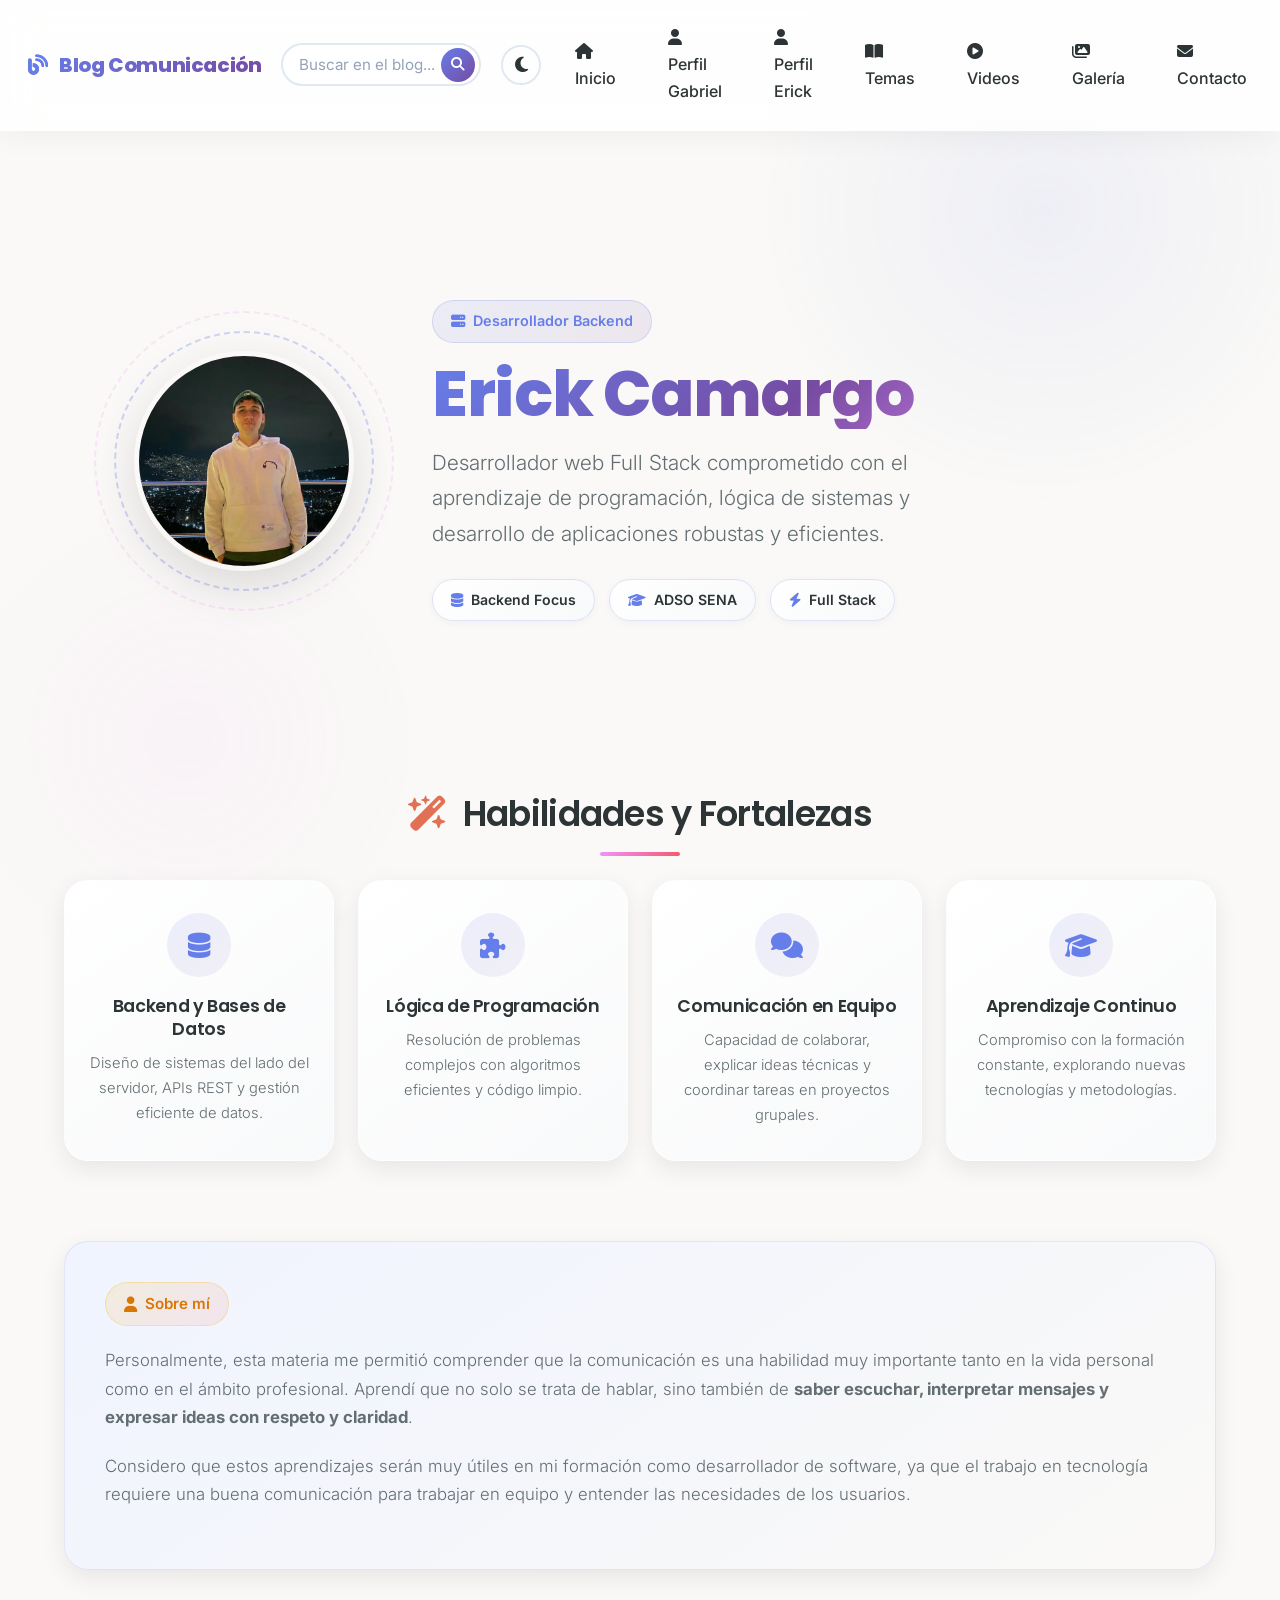
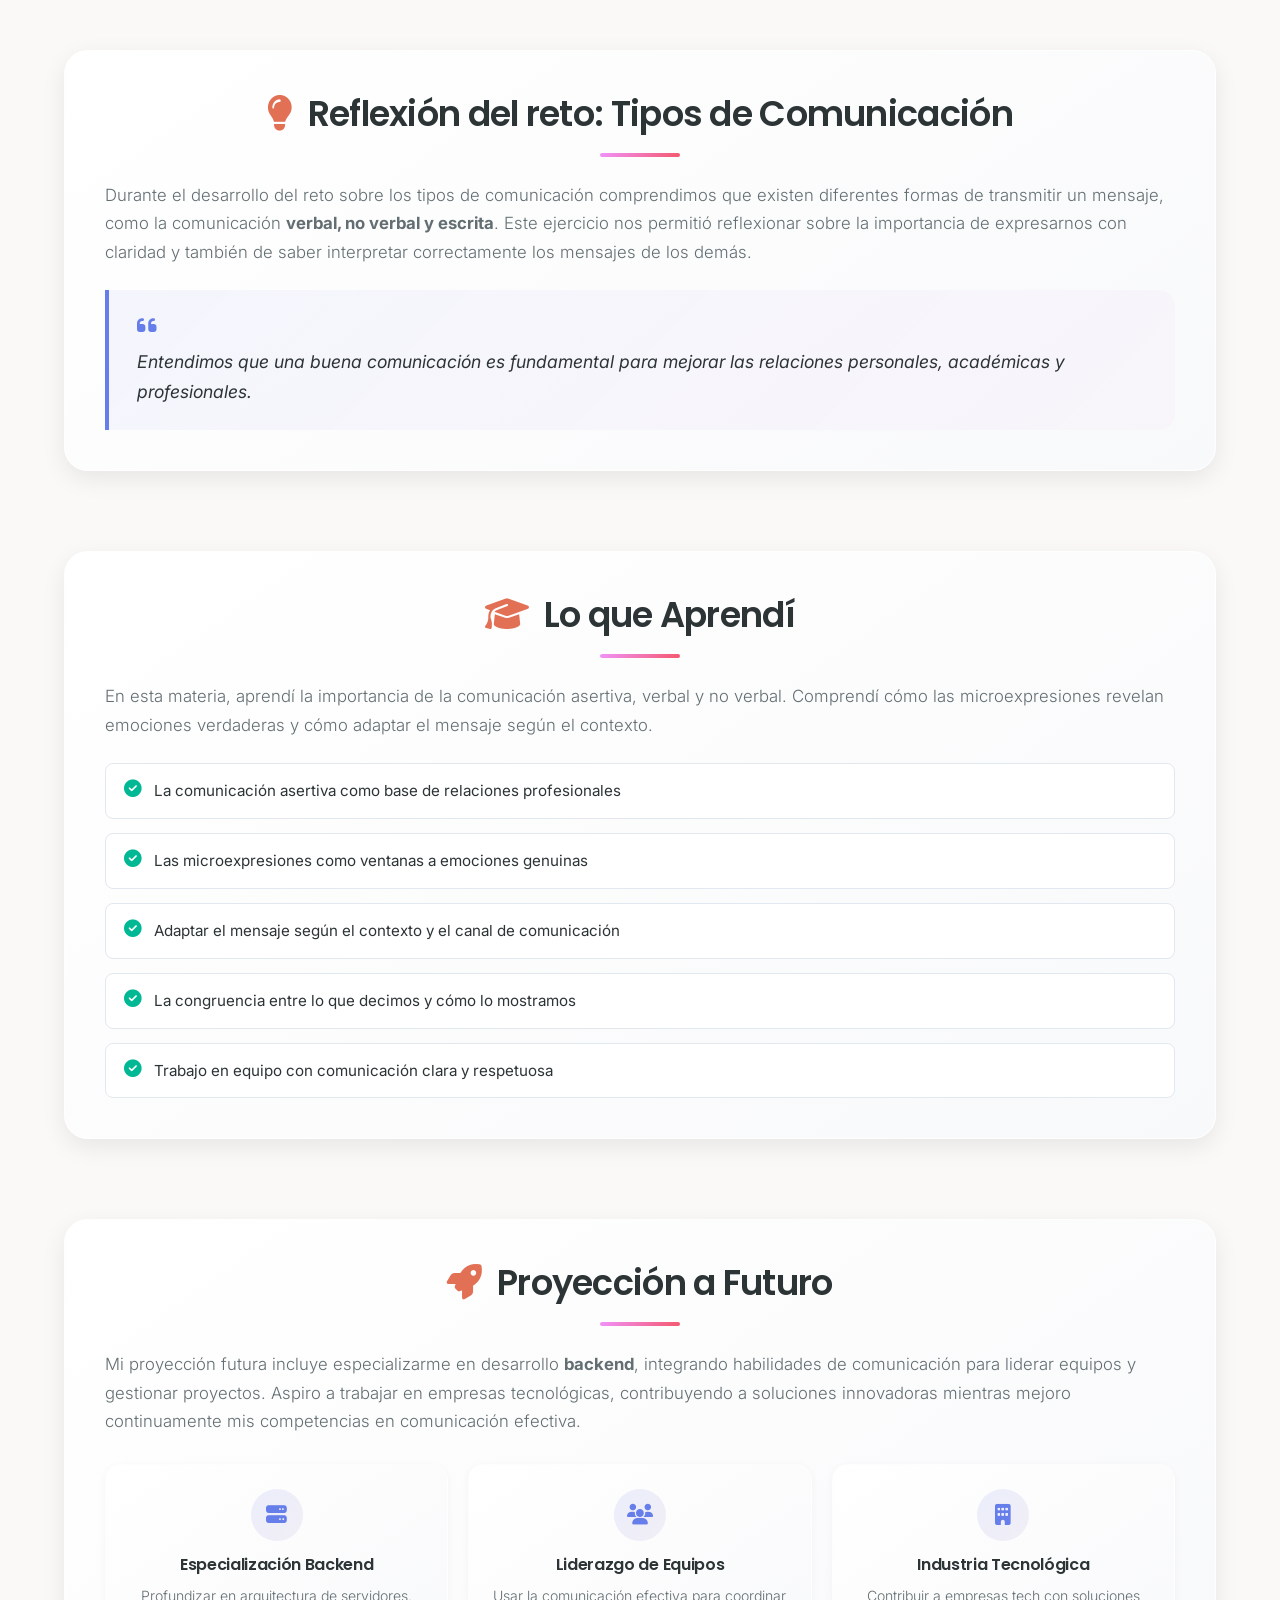
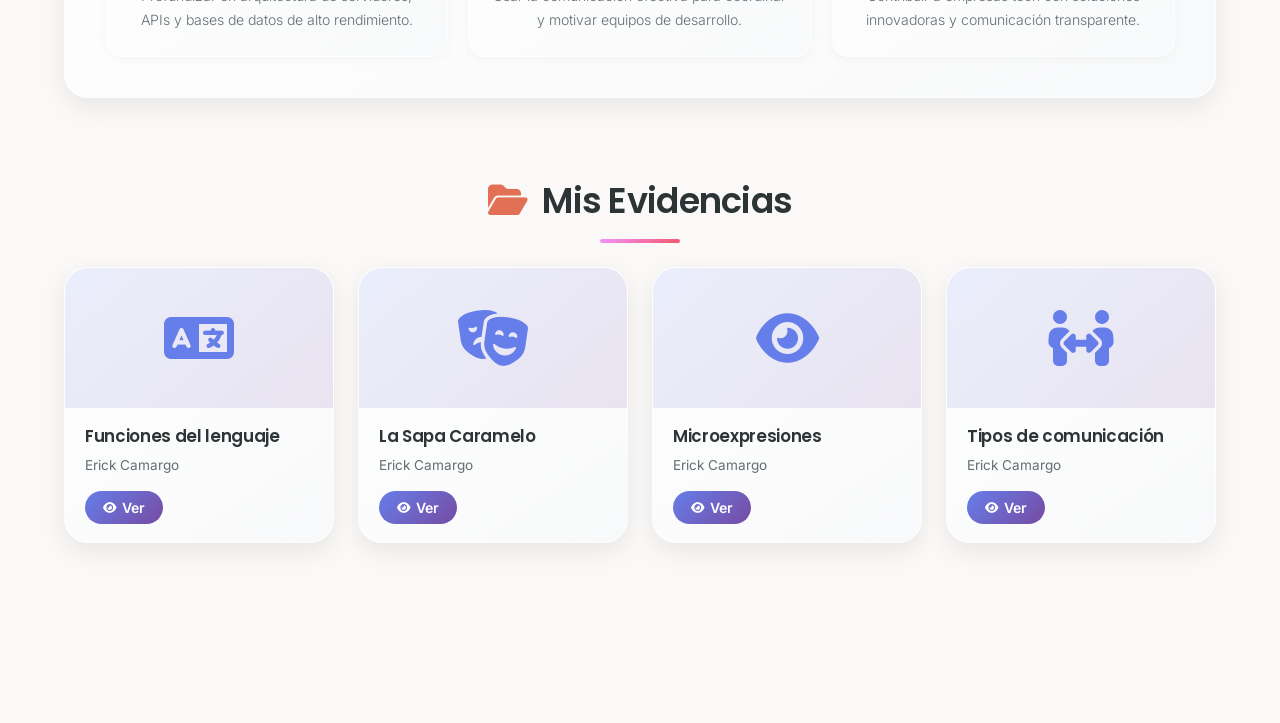
<file: erick.html>
<!DOCTYPE html>
<html lang="es">

<head>
  <meta charset="UTF-8" />
  <meta name="viewport" content="width=device-width, initial-scale=1.0" />
  <title>Perfil Erick — Blog Comunicación</title>
  <link rel="stylesheet" href="https://cdnjs.cloudflare.com/ajax/libs/font-awesome/6.5.0/css/all.min.css" />
  <link rel="stylesheet" href="style.css" />
</head>

<body>
  <header>
    <div class="header-left">
      <h1><i class="fas fa-blog"></i> Blog Comunicación</h1>
    </div>
    <div class="search-container">
      <input type="text" id="searchInput" class="search-input" placeholder="Buscar en el blog..." autocomplete="off" />
      <button class="search-btn" onclick="performSearch()" aria-label="Buscar"><i class="fas fa-magnifying-glass"></i></button>
      <div id="searchResults" class="search-results" hidden></div>
    </div>
    <div class="header-actions">
      <button id="themeToggle" class="theme-toggle" aria-label="Cambiar tema" title="Modo oscuro/claro">
        <i class="fas fa-moon"></i>
      </button>
      <div class="menu-icon" onclick="toggleMenu()" aria-label="Menú"><i class="fas fa-bars"></i></div>
    </div>
    <nav id="menu">
      <a href="index.html"><i class="fas fa-home"></i> Inicio</a>
      <a href="gabriel.html"><i class="fas fa-user"></i> Perfil Gabriel</a>
      <a href="erick.html"><i class="fas fa-user"></i> Perfil Erick</a>
      <a href="index.html#temas"><i class="fas fa-book-open"></i> Temas</a>
      <a href="index.html#videos"><i class="fas fa-play-circle"></i> Videos</a>
      <a href="index.html#galeria"><i class="fas fa-images"></i> Galería</a>
      <a href="index.html#contacto"><i class="fas fa-envelope"></i> Contacto</a>
    </nav>
  </header>
  <div id="menuOverlay" class="menu-overlay" onclick="closeMenu()" hidden></div>

  <div id="scrollProgress" class="scroll-progress"></div>

  <main>
    <!-- HERO PERFIL -->
    <section class="profile-hero">
      <div class="profile-hero-visual">
        <img src="erick.jpeg" alt="Erick Camargo" class="profile-hero-img" />
        <div class="profile-hero-ring"></div>
        <div class="profile-hero-ring ring--2"></div>
      </div>
      <div class="profile-hero-content">
        <span class="hero-badge"><i class="fas fa-server"></i> Desarrollador Backend</span>
        <h1 class="hero-title">Erick Camargo</h1>
        <p class="hero-subtitle">
          Desarrollador web Full Stack comprometido con el aprendizaje de programación, lógica de sistemas y desarrollo de aplicaciones robustas y eficientes.
        </p>
        <div class="profile-stats">
          <div class="stat-pill">
            <i class="fas fa-database"></i>
            <span>Backend Focus</span>
          </div>
          <div class="stat-pill">
            <i class="fas fa-graduation-cap"></i>
            <span>ADSO SENA</span>
          </div>
          <div class="stat-pill">
            <i class="fas fa-bolt"></i>
            <span>Full Stack</span>
          </div>
        </div>
      </div>
    </section>

    <!-- SKILLS -->
    <section class="section" id="skills">
      <h2 class="section-title"><i class="fas fa-wand-magic-sparkles"></i> Habilidades y Fortalezas</h2>
      <div class="skills-grid">
        <div class="skill-card">
          <div class="skill-icon"><i class="fas fa-database"></i></div>
          <h3>Backend y Bases de Datos</h3>
          <p class="text">Diseño de sistemas del lado del servidor, APIs REST y gestión eficiente de datos.</p>
        </div>
        <div class="skill-card">
          <div class="skill-icon"><i class="fas fa-puzzle-piece"></i></div>
          <h3>Lógica de Programación</h3>
          <p class="text">Resolución de problemas complejos con algoritmos eficientes y código limpio.</p>
        </div>
        <div class="skill-card">
          <div class="skill-icon"><i class="fas fa-comments"></i></div>
          <h3>Comunicación en Equipo</h3>
          <p class="text">Capacidad de colaborar, explicar ideas técnicas y coordinar tareas en proyectos grupales.</p>
        </div>
        <div class="skill-card">
          <div class="skill-icon"><i class="fas fa-graduation-cap"></i></div>
          <h3>Aprendizaje Continuo</h3>
          <p class="text">Compromiso con la formación constante, explorando nuevas tecnologías y metodologías.</p>
        </div>
      </div>
    </section>

    <!-- SOBRE MÍ -->
    <section class="section" id="descripcion">
      <article class="section-card highlight-card">
        <div class="highlight-badge"><i class="fas fa-user"></i> Sobre mí</div>
        <p>
          Personalmente, esta materia me permitió comprender que la comunicación es una habilidad muy importante tanto en la vida personal como en el ámbito profesional. Aprendí que no solo se trata de hablar, sino también de <strong>saber escuchar, interpretar mensajes y expresar ideas con respeto y claridad</strong>.
        </p>
        <p>
          Considero que estos aprendizajes serán muy útiles en mi formación como desarrollador de software, ya que el trabajo en tecnología requiere una buena comunicación para trabajar en equipo y entender las necesidades de los usuarios.
        </p>
      </article>
    </section>

    <!-- REFLEXIÓN DEL RETO -->
    <section class="section" id="reto">
      <article class="section-card">
        <h2 class="section-title"><i class="fas fa-lightbulb"></i> Reflexión del reto: Tipos de Comunicación</h2>
        <p>
          Durante el desarrollo del reto sobre los tipos de comunicación comprendimos que existen diferentes formas de transmitir un mensaje, como la comunicación <strong>verbal, no verbal y escrita</strong>. Este ejercicio nos permitió reflexionar sobre la importancia de expresarnos con claridad y también de saber interpretar correctamente los mensajes de los demás.
        </p>
        <div class="reflection-quote">
          <i class="fas fa-quote-left"></i>
          <blockquote>Entendimos que una buena comunicación es fundamental para mejorar las relaciones personales, académicas y profesionales.</blockquote>
        </div>
      </article>
    </section>

    <!-- LO QUE APRENDÍ -->
    <section class="section" id="aprendido">
      <article class="section-card">
        <h2 class="section-title"><i class="fas fa-graduation-cap"></i> Lo que Aprendí</h2>
        <p>
          En esta materia, aprendí la importancia de la comunicación asertiva, verbal y no verbal. Comprendí cómo las microexpresiones revelan emociones verdaderas y cómo adaptar el mensaje según el contexto.
        </p>
        <div class="learning-list">
          <div class="learning-item"><i class="fas fa-circle-check"></i> La comunicación asertiva como base de relaciones profesionales</div>
          <div class="learning-item"><i class="fas fa-circle-check"></i> Las microexpresiones como ventanas a emociones genuinas</div>
          <div class="learning-item"><i class="fas fa-circle-check"></i> Adaptar el mensaje según el contexto y el canal de comunicación</div>
          <div class="learning-item"><i class="fas fa-circle-check"></i> La congruencia entre lo que decimos y cómo lo mostramos</div>
          <div class="learning-item"><i class="fas fa-circle-check"></i> Trabajo en equipo con comunicación clara y respetuosa</div>
        </div>
      </article>
    </section>

    <!-- PROYECCIÓN A FUTURO -->
    <section class="section" id="futuro">
      <article class="section-card">
        <h2 class="section-title"><i class="fas fa-rocket"></i> Proyección a Futuro</h2>
        <p>
          Mi proyección futura incluye especializarme en desarrollo <strong>backend</strong>, integrando habilidades de comunicación para liderar equipos y gestionar proyectos. Aspiro a trabajar en empresas tecnológicas, contribuyendo a soluciones innovadoras mientras mejoro continuamente mis competencias en comunicación efectiva.
        </p>
        <div class="future-goals">
          <div class="goal-card">
            <div class="goal-icon"><i class="fas fa-server"></i></div>
            <h4>Especialización Backend</h4>
            <p class="text">Profundizar en arquitectura de servidores, APIs y bases de datos de alto rendimiento.</p>
          </div>
          <div class="goal-card">
            <div class="goal-icon"><i class="fas fa-users"></i></div>
            <h4>Liderazgo de Equipos</h4>
            <p class="text">Usar la comunicación efectiva para coordinar y motivar equipos de desarrollo.</p>
          </div>
          <div class="goal-card">
            <div class="goal-icon"><i class="fas fa-building"></i></div>
            <h4>Industria Tecnológica</h4>
            <p class="text">Contribuir a empresas tech con soluciones innovadoras y comunicación transparente.</p>
          </div>
        </div>
      </article>
    </section>

    <!-- EVIDENCIAS -->
    <section class="section" id="evidencias">
      <h2 class="section-title"><i class="fas fa-folder-open"></i> Mis Evidencias</h2>
      <div class="gallery-grid" id="galleryGrid">
        <div class="gallery-item filterable-gallery" data-author="erick" data-title="Funciones del lenguaje" data-pdf="pdfs_de_erick/funciones_del_lenguaje.pdf">
          <div class="gallery-thumb">
            <i class="fas fa-language"></i>
          </div>
          <div class="gallery-info">
            <h4>Funciones del lenguaje</h4>
            <span class="gallery-author">Erick Camargo</span>
            <button class="gallery-btn" onclick="openPdfModal('pdfs_de_erick/funciones_del_lenguaje.pdf', 'Funciones del lenguaje')"><i class="fas fa-eye"></i> Ver</button>
          </div>
        </div>

        <div class="gallery-item filterable-gallery" data-author="erick" data-title="La Sapa Caramelo" data-pdf="pdfs_de_erick/la_sapa_caramelo.pdf">
          <div class="gallery-thumb">
            <i class="fas fa-masks-theater"></i>
          </div>
          <div class="gallery-info">
            <h4>La Sapa Caramelo</h4>
            <span class="gallery-author">Erick Camargo</span>
            <button class="gallery-btn" onclick="openPdfModal('pdfs_de_erick/la_sapa_caramelo.pdf', 'La Sapa Caramelo')"><i class="fas fa-eye"></i> Ver</button>
          </div>
        </div>

        <div class="gallery-item filterable-gallery" data-author="erick" data-title="Microexpresiones" data-pdf="pdfs_de_erick/microexpresiones.pdf">
          <div class="gallery-thumb">
            <i class="fas fa-eye"></i>
          </div>
          <div class="gallery-info">
            <h4>Microexpresiones</h4>
            <span class="gallery-author">Erick Camargo</span>
            <button class="gallery-btn" onclick="openPdfModal('pdfs_de_erick/microexpresiones.pdf', 'Microexpresiones')"><i class="fas fa-eye"></i> Ver</button>
          </div>
        </div>

        <div class="gallery-item filterable-gallery" data-author="erick" data-title="Tipos de comunicación" data-pdf="pdfs_de_erick/tipos_de_comunicacion.pdf">
          <div class="gallery-thumb">
            <i class="fas fa-people-arrows"></i>
          </div>
          <div class="gallery-info">
            <h4>Tipos de comunicación</h4>
            <span class="gallery-author">Erick Camargo</span>
            <button class="gallery-btn" onclick="openPdfModal('pdfs_de_erick/tipos_de_comunicacion.pdf', 'Tipos de comunicación')"><i class="fas fa-eye"></i> Ver</button>
          </div>
        </div>
      </div>
    </section>
  </main>

  <!-- Botón volver arriba -->
  <button id="backToTop" class="back-to-top" aria-label="Volver arriba" title="Volver al inicio">
    <i class="fas fa-arrow-up"></i>
  </button>

  <!-- MODAL PDF -->
  <div id="pdfModal" class="modal" hidden>
    <div class="modal-content">
      <div class="modal-header">
        <h3 id="modalTitle"><i class="fas fa-file-pdf"></i> <span></span></h3>
        <button class="modal-close" onclick="closePdfModal()" aria-label="Cerrar"><i class="fas fa-xmark"></i></button>
      </div>
      <div class="modal-body">
        <iframe id="pdfFrame" src="" title="Visor PDF"></iframe>
        <p class="modal-fallback">Si no puedes ver el PDF, <a id="pdfLink" href="#" target="_blank">haz clic aquí para abrirlo</a>.</p>
      </div>
    </div>
  </div>

  <script src="script.js"></script>
</body>

</html>
</file>
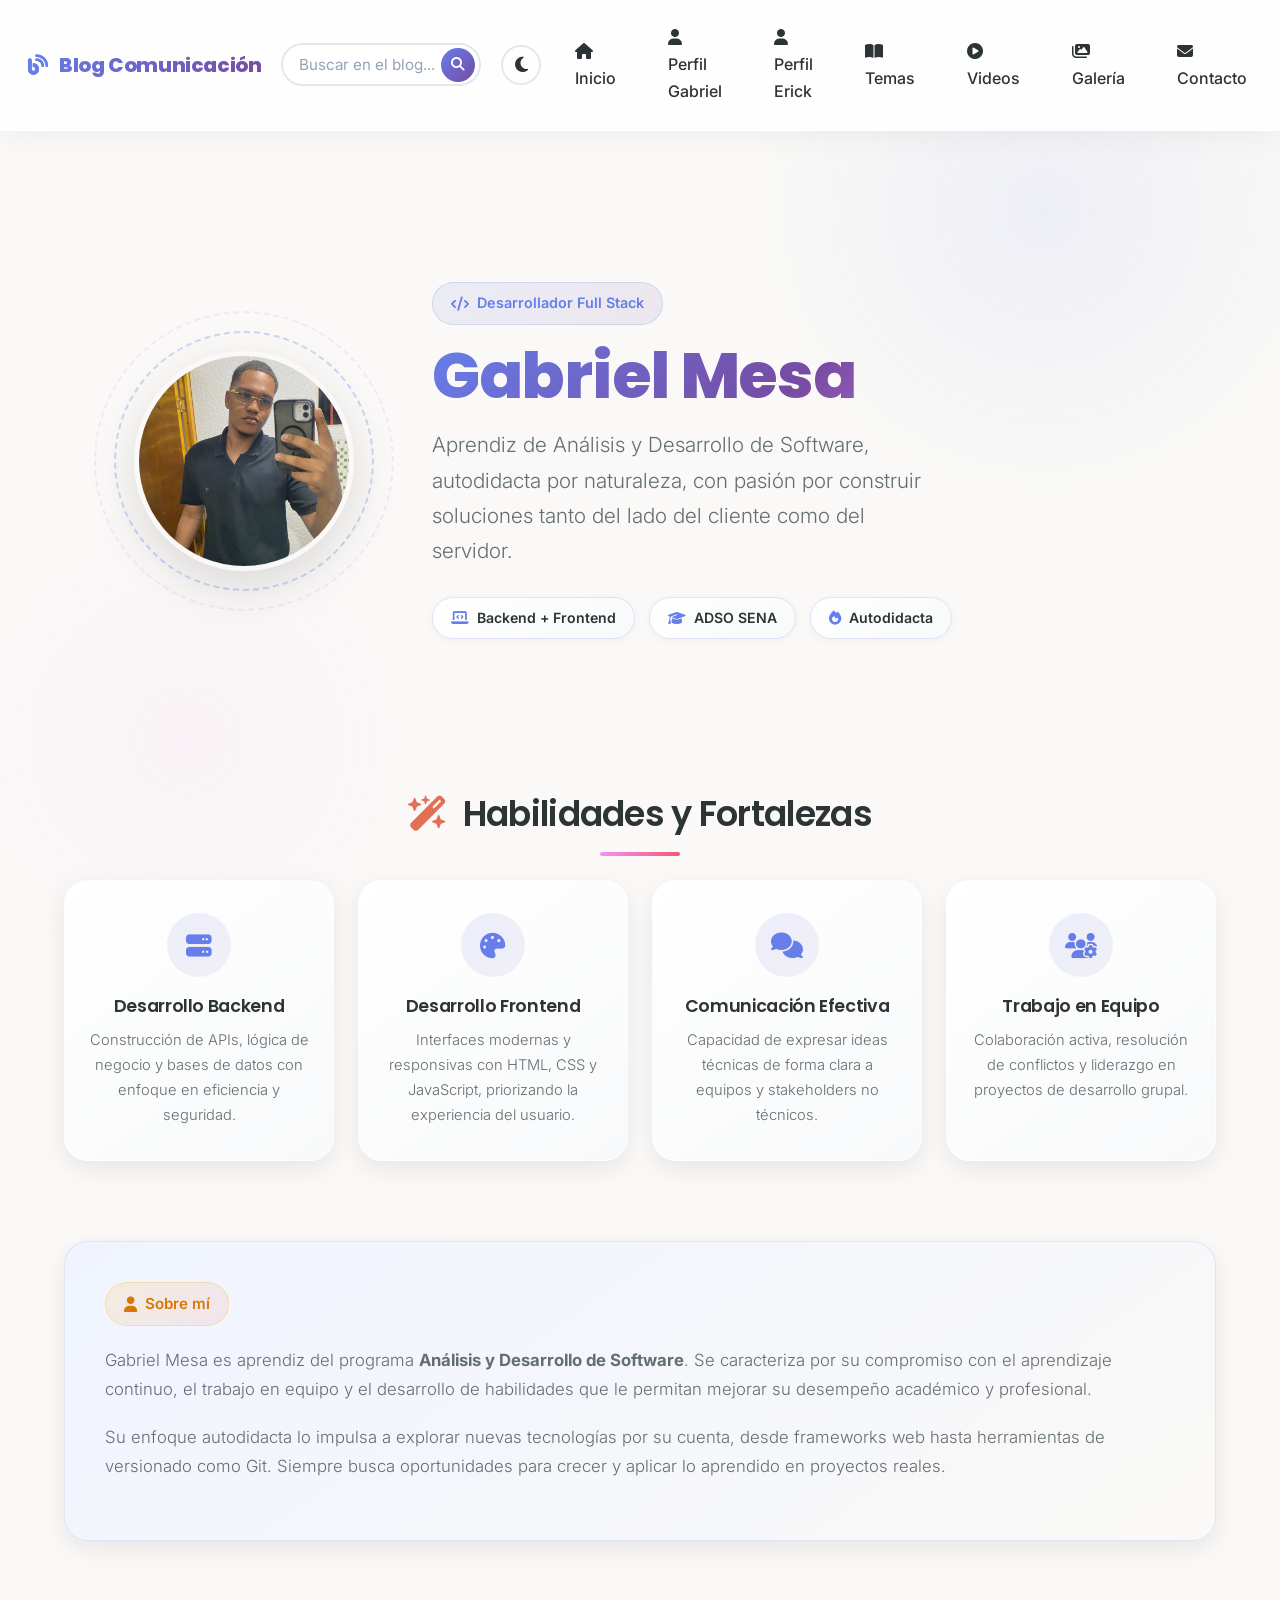
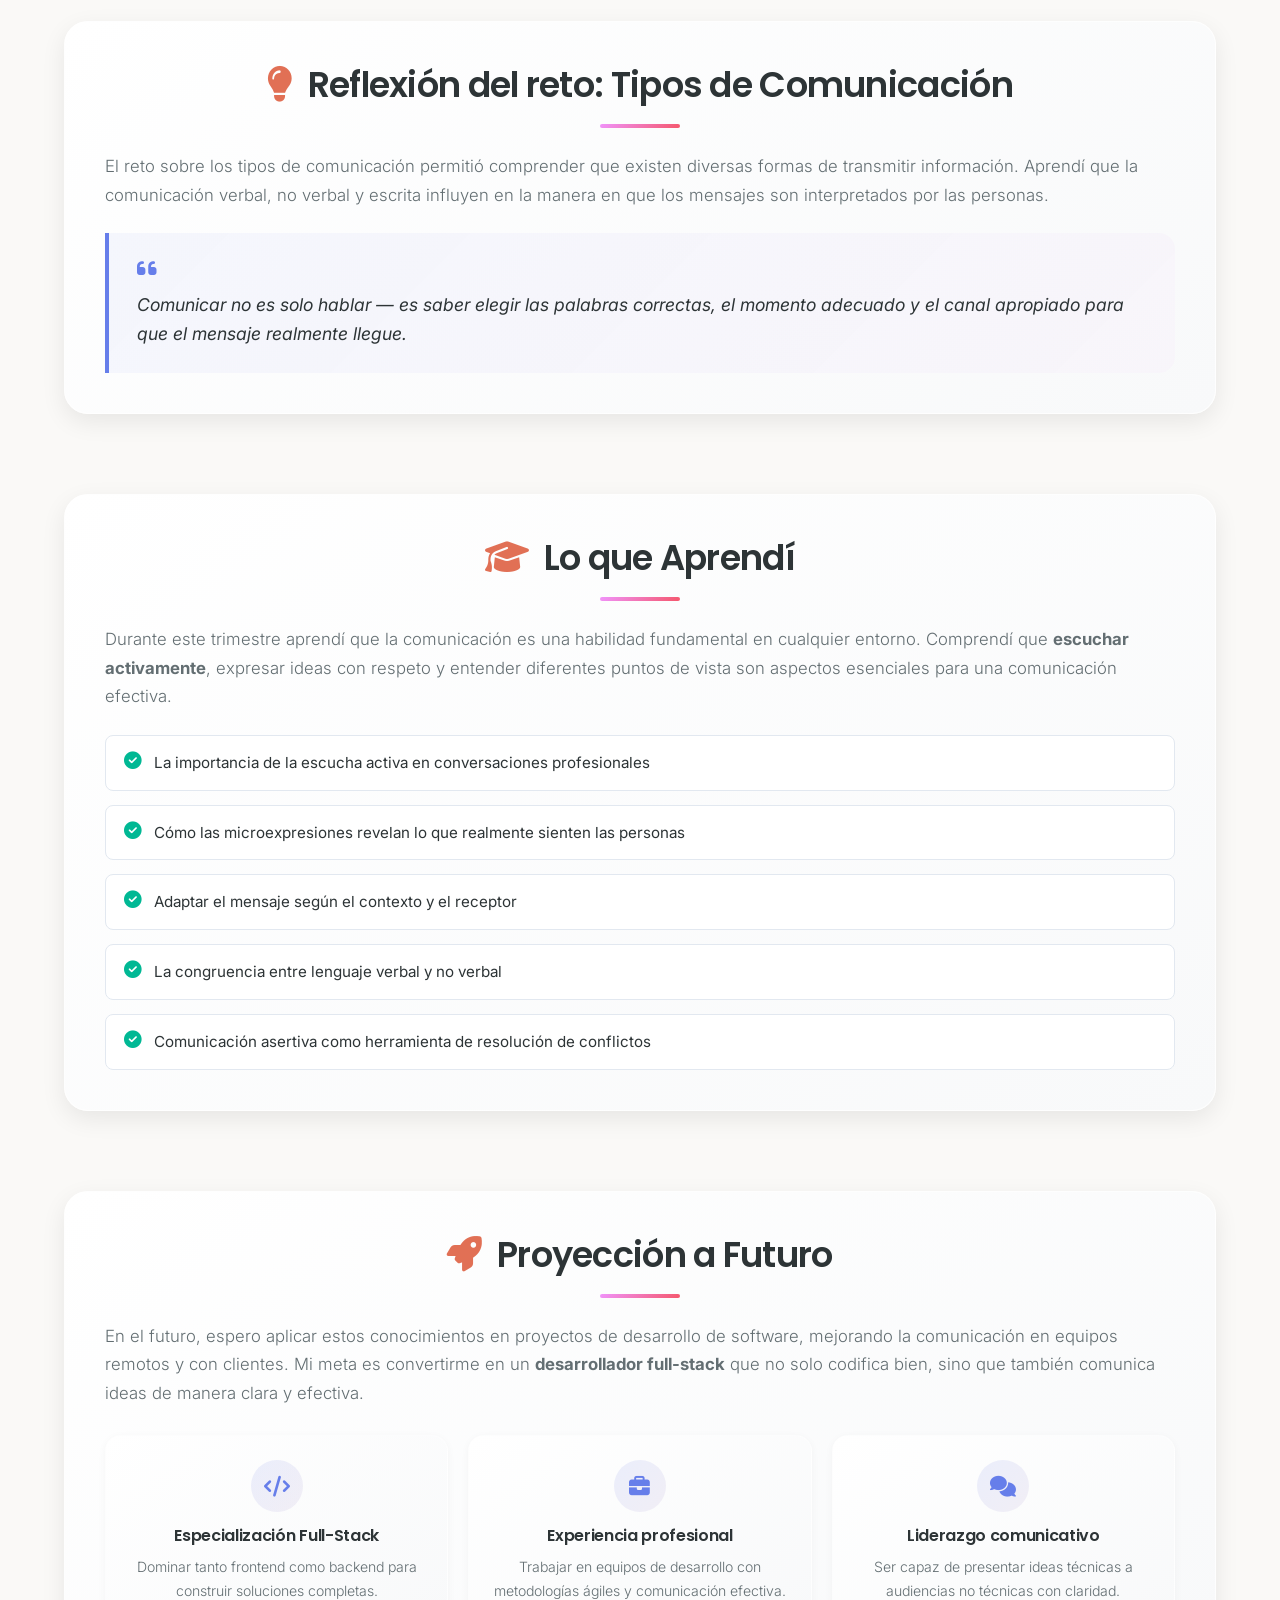
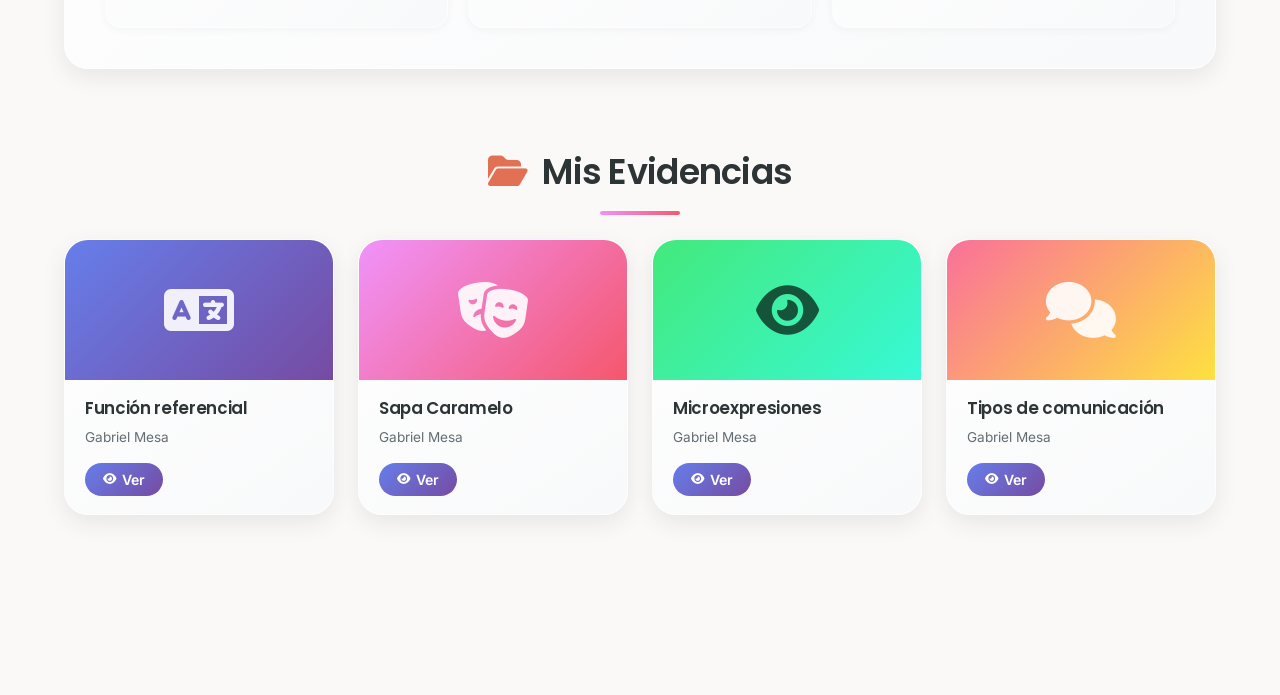
<file: gabriel.html>
<!DOCTYPE html>
<html lang="es">

<head>
  <meta charset="UTF-8" />
  <meta name="viewport" content="width=device-width, initial-scale=1.0" />
  <title>Perfil Gabriel — Blog Comunicación</title>
  <link rel="stylesheet" href="https://cdnjs.cloudflare.com/ajax/libs/font-awesome/6.5.0/css/all.min.css" />
  <link rel="stylesheet" href="style.css" />
</head>

<body>
  <header>
    <div class="header-left">
      <h1><i class="fas fa-blog"></i> Blog Comunicación</h1>
    </div>
    <div class="search-container">
      <input type="text" id="searchInput" class="search-input" placeholder="Buscar en el blog..." autocomplete="off" />
      <button class="search-btn" onclick="performSearch()" aria-label="Buscar"><i class="fas fa-magnifying-glass"></i></button>
      <div id="searchResults" class="search-results" hidden></div>
    </div>
    <div class="header-actions">
      <button id="themeToggle" class="theme-toggle" aria-label="Cambiar tema" title="Modo oscuro/claro">
        <i class="fas fa-moon"></i>
      </button>
      <div class="menu-icon" onclick="toggleMenu()" aria-label="Menú"><i class="fas fa-bars"></i></div>
    </div>
    <nav id="menu">
      <a href="index.html"><i class="fas fa-home"></i> Inicio</a>
      <a href="gabriel.html"><i class="fas fa-user"></i> Perfil Gabriel</a>
      <a href="erick.html"><i class="fas fa-user"></i> Perfil Erick</a>
      <a href="index.html#temas"><i class="fas fa-book-open"></i> Temas</a>
      <a href="index.html#videos"><i class="fas fa-play-circle"></i> Videos</a>
      <a href="index.html#galeria"><i class="fas fa-images"></i> Galería</a>
      <a href="index.html#contacto"><i class="fas fa-envelope"></i> Contacto</a>
    </nav>
  </header>
  <div id="menuOverlay" class="menu-overlay" onclick="closeMenu()" hidden></div>

  <div id="scrollProgress" class="scroll-progress"></div>

  <main>
    <!-- HERO PERFIL -->
    <section class="profile-hero">
      <div class="profile-hero-visual">
        <img src="gabriel.jpg" alt="Gabriel Mesa" class="profile-hero-img" />
        <div class="profile-hero-ring"></div>
        <div class="profile-hero-ring ring--2"></div>
      </div>
      <div class="profile-hero-content">
        <span class="hero-badge"><i class="fas fa-code"></i> Desarrollador Full Stack</span>
        <h1 class="hero-title">Gabriel Mesa</h1>
        <p class="hero-subtitle">
          Aprendiz de Análisis y Desarrollo de Software, autodidacta por naturaleza, con pasión por construir soluciones tanto del lado del cliente como del servidor.
        </p>
        <div class="profile-stats">
          <div class="stat-pill">
            <i class="fas fa-laptop-code"></i>
            <span>Backend + Frontend</span>
          </div>
          <div class="stat-pill">
            <i class="fas fa-graduation-cap"></i>
            <span>ADSO SENA</span>
          </div>
          <div class="stat-pill">
            <i class="fas fa-fire"></i>
            <span>Autodidacta</span>
          </div>
        </div>
      </div>
    </section>

    <!-- SKILLS -->
    <section class="section" id="skills">
      <h2 class="section-title"><i class="fas fa-wand-magic-sparkles"></i> Habilidades y Fortalezas</h2>
      <div class="skills-grid">
        <div class="skill-card">
          <div class="skill-icon"><i class="fas fa-server"></i></div>
          <h3>Desarrollo Backend</h3>
          <p class="text">Construcción de APIs, lógica de negocio y bases de datos con enfoque en eficiencia y seguridad.</p>
        </div>
        <div class="skill-card">
          <div class="skill-icon"><i class="fas fa-palette"></i></div>
          <h3>Desarrollo Frontend</h3>
          <p class="text">Interfaces modernas y responsivas con HTML, CSS y JavaScript, priorizando la experiencia del usuario.</p>
        </div>
        <div class="skill-card">
          <div class="skill-icon"><i class="fas fa-comments"></i></div>
          <h3>Comunicación Efectiva</h3>
          <p class="text">Capacidad de expresar ideas técnicas de forma clara a equipos y stakeholders no técnicos.</p>
        </div>
        <div class="skill-card">
          <div class="skill-icon"><i class="fas fa-users-gear"></i></div>
          <h3>Trabajo en Equipo</h3>
          <p class="text">Colaboración activa, resolución de conflictos y liderazgo en proyectos de desarrollo grupal.</p>
        </div>
      </div>
    </section>

    <!-- SOBRE MÍ -->
    <section class="section" id="descripcion">
      <article class="section-card highlight-card">
        <div class="highlight-badge"><i class="fas fa-user"></i> Sobre mí</div>
        <p>
          Gabriel Mesa es aprendiz del programa <strong>Análisis y Desarrollo de Software</strong>.
          Se caracteriza por su compromiso con el aprendizaje continuo, el trabajo en
          equipo y el desarrollo de habilidades que le permitan mejorar su
          desempeño académico y profesional.
        </p>
        <p>
          Su enfoque autodidacta lo impulsa a explorar nuevas tecnologías por su cuenta,
          desde frameworks web hasta herramientas de versionado como Git. Siempre busca
          oportunidades para crecer y aplicar lo aprendido en proyectos reales.
        </p>
      </article>
    </section>

    <!-- REFLEXIÓN DEL RETO -->
    <section class="section" id="reto">
      <article class="section-card">
        <h2 class="section-title"><i class="fas fa-lightbulb"></i> Reflexión del reto: Tipos de Comunicación</h2>
        <p>
          El reto sobre los tipos de comunicación permitió comprender que existen
          diversas formas de transmitir información. Aprendí que la comunicación
          verbal, no verbal y escrita influyen en la manera en que los mensajes
          son interpretados por las personas.
        </p>
        <div class="reflection-quote">
          <i class="fas fa-quote-left"></i>
          <blockquote>Comunicar no es solo hablar — es saber elegir las palabras correctas, el momento adecuado y el canal apropiado para que el mensaje realmente llegue.</blockquote>
        </div>
      </article>
    </section>

    <!-- LO QUE APRENDÍ -->
    <section class="section" id="aprendido">
      <article class="section-card">
        <h2 class="section-title"><i class="fas fa-graduation-cap"></i> Lo que Aprendí</h2>
        <p>
          Durante este trimestre aprendí que la comunicación es una habilidad
          fundamental en cualquier entorno. Comprendí que <strong>escuchar activamente</strong>,
          expresar ideas con respeto y entender diferentes puntos de vista son
          aspectos esenciales para una comunicación efectiva.
        </p>
        <div class="learning-list">
          <div class="learning-item"><i class="fas fa-circle-check"></i> La importancia de la escucha activa en conversaciones profesionales</div>
          <div class="learning-item"><i class="fas fa-circle-check"></i> Cómo las microexpresiones revelan lo que realmente sienten las personas</div>
          <div class="learning-item"><i class="fas fa-circle-check"></i> Adaptar el mensaje según el contexto y el receptor</div>
          <div class="learning-item"><i class="fas fa-circle-check"></i> La congruencia entre lenguaje verbal y no verbal</div>
          <div class="learning-item"><i class="fas fa-circle-check"></i> Comunicación asertiva como herramienta de resolución de conflictos</div>
        </div>
      </article>
    </section>

    <!-- PROYECCIÓN A FUTURO -->
    <section class="section" id="futuro">
      <article class="section-card">
        <h2 class="section-title"><i class="fas fa-rocket"></i> Proyección a Futuro</h2>
        <p>
          En el futuro, espero aplicar estos conocimientos en proyectos de desarrollo
          de software, mejorando la comunicación en equipos remotos y con clientes.
          Mi meta es convertirme en un <strong>desarrollador full-stack</strong> que no solo codifica
          bien, sino que también comunica ideas de manera clara y efectiva.
        </p>
        <div class="future-goals">
          <div class="goal-card">
            <div class="goal-icon"><i class="fas fa-code"></i></div>
            <h4>Especialización Full-Stack</h4>
            <p class="text">Dominar tanto frontend como backend para construir soluciones completas.</p>
          </div>
          <div class="goal-card">
            <div class="goal-icon"><i class="fas fa-briefcase"></i></div>
            <h4>Experiencia profesional</h4>
            <p class="text">Trabajar en equipos de desarrollo con metodologías ágiles y comunicación efectiva.</p>
          </div>
          <div class="goal-card">
            <div class="goal-icon"><i class="fas fa-comments"></i></div>
            <h4>Liderazgo comunicativo</h4>
            <p class="text">Ser capaz de presentar ideas técnicas a audiencias no técnicas con claridad.</p>
          </div>
        </div>
      </article>
    </section>

    <!-- EVIDENCIAS -->
    <section class="section" id="evidencias">
      <h2 class="section-title"><i class="fas fa-folder-open"></i> Mis Evidencias</h2>
      <div class="gallery-grid" id="galleryGrid">
        <div class="gallery-item filterable-gallery" data-author="gabriel" data-title="Función referencial" data-pdf="pdfs_de_gabriel/funcion_referencial.pdf">
          <div class="gallery-thumb gallery-thumb--referencial">
            <i class="fas fa-language"></i>
          </div>
          <div class="gallery-info">
            <h4>Función referencial</h4>
            <span class="gallery-author">Gabriel Mesa</span>
            <button class="gallery-btn" onclick="openPdfModal('pdfs_de_gabriel/funcion_referencial.pdf', 'Función referencial')"><i class="fas fa-eye"></i> Ver</button>
          </div>
        </div>

        <div class="gallery-item filterable-gallery" data-author="gabriel" data-title="Sapa Caramelo" data-pdf="pdfs_de_gabriel/sapa_caramelo.pdf">
          <div class="gallery-thumb gallery-thumb--masks">
            <i class="fas fa-masks-theater"></i>
          </div>
          <div class="gallery-info">
            <h4>Sapa Caramelo</h4>
            <span class="gallery-author">Gabriel Mesa</span>
            <button class="gallery-btn" onclick="openPdfModal('pdfs_de_gabriel/sapa_caramelo.pdf', 'Sapa Caramelo')"><i class="fas fa-eye"></i> Ver</button>
          </div>
        </div>

        <div class="gallery-item filterable-gallery" data-author="gabriel" data-title="Microexpresiones" data-pdf="pdfs_de_gabriel/microexpresiones.pdf">
          <div class="gallery-thumb gallery-thumb--micro">
            <i class="fas fa-eye"></i>
          </div>
          <div class="gallery-info">
            <h4>Microexpresiones</h4>
            <span class="gallery-author">Gabriel Mesa</span>
            <button class="gallery-btn" onclick="openPdfModal('pdfs_de_gabriel/microexpresiones.pdf', 'Microexpresiones')"><i class="fas fa-eye"></i> Ver</button>
          </div>
        </div>

        <div class="gallery-item filterable-gallery" data-author="gabriel" data-title="Tipos de comunicación" data-pdf="pdfs_de_gabriel/tipos_comunicacion.pdf">
          <div class="gallery-thumb gallery-thumb--tipos">
            <i class="fas fa-comments"></i>
          </div>
          <div class="gallery-info">
            <h4>Tipos de comunicación</h4>
            <span class="gallery-author">Gabriel Mesa</span>
            <button class="gallery-btn" onclick="openPdfModal('pdfs_de_gabriel/tipos_comunicacion.pdf', 'Tipos de comunicación')"><i class="fas fa-eye"></i> Ver</button>
          </div>
        </div>
      </div>
    </section>
  </main>

  <!-- Botón volver arriba -->
  <button id="backToTop" class="back-to-top" aria-label="Volver arriba" title="Volver al inicio">
    <i class="fas fa-arrow-up"></i>
  </button>

  <!-- MODAL PDF -->
  <div id="pdfModal" class="modal" hidden>
    <div class="modal-content">
      <div class="modal-header">
        <h3 id="modalTitle"><i class="fas fa-file-pdf"></i> <span></span></h3>
        <button class="modal-close" onclick="closePdfModal()" aria-label="Cerrar"><i class="fas fa-xmark"></i></button>
      </div>
      <div class="modal-body">
        <iframe id="pdfFrame" src="" title="Visor PDF"></iframe>
        <p class="modal-fallback">Si no puedes ver el PDF, <a id="pdfLink" href="#" target="_blank">haz clic aquí para abrirlo</a>.</p>
      </div>
    </div>
  </div>

  <script src="script.js"></script>
</body>

</html>
</file>
<file: style.css>
/* ============================================
   Blog Comunicación - Diseño Atrapante
   ============================================ */

@import url('https://fonts.googleapis.com/css2?family=Inter:wght@300;400;500;600;700&family=Poppins:wght@300;400;500;600;700;800&display=swap');

:root {
  /* Paleta sofisticada - tonos cálidos y profundos */
  --bg-base: #faf9f7;
  --panel: #ffffff;
  --panel-alt: #fefaf6;
  
  /* Colores principales */
  --primary: #2d3436;
  --primary-light: #636e72;
  --accent: #e17055;
  --accent-2: #fdcb6e;
  --accent-3: #00b894;
  --accent-4: #6c5ce7;
  
  /* Gradientes */
  --gradient-hero: linear-gradient(135deg, #667eea 0%, #764ba2 100%);
  --gradient-warm: linear-gradient(135deg, #f093fb 0%, #f5576c 100%);
  --gradient-sunset: linear-gradient(135deg, #fa709a 0%, #fee140 100%);
  --gradient-ocean: linear-gradient(135deg, #2af598 0%, #009efd 100%);
  --gradient-card: linear-gradient(145deg, #ffffff 0%, #f8f9fa 100%);
  --gradient-cta: linear-gradient(135deg, #667eea 0%, #764ba2 100%);
  
  /* Sombras refinadas */
  --shadow-sm: 0 2px 8px rgba(0, 0, 0, 0.04);
  --shadow-md: 0 8px 24px rgba(0, 0, 0, 0.08);
  --shadow-lg: 0 16px 48px rgba(0, 0, 0, 0.12);
  --shadow-glow: 0 8px 32px rgba(102, 126, 234, 0.25);
  --shadow-accent: 0 8px 24px rgba(225, 112, 85, 0.3);
  
  /* Bordes */
  --radius-sm: 8px;
  --radius: 16px;
  --radius-lg: 24px;
  --radius-xl: 32px;
  
  /* Transiciones */
  --transition: all 0.3s cubic-bezier(0.4, 0, 0.2, 1);
  --transition-slow: all 0.5s cubic-bezier(0.4, 0, 0.2, 1);
}

* {
  box-sizing: border-box;
  margin: 0;
  padding: 0;
}

html {
  scroll-behavior: smooth;
}

body {
  font-family: 'Inter', -apple-system, BlinkMacSystemFont, 'Segoe UI', sans-serif;
  background: var(--bg-base);
  color: var(--primary);
  line-height: 1.7;
  overflow-x: hidden;
  position: relative;
}

/* Fondo decorativo con formas geométricas */
body::before {
  content: '';
  position: fixed;
  top: -10%;
  right: -5%;
  width: 600px;
  height: 600px;
  background: radial-gradient(circle, rgba(102, 126, 234, 0.08) 0%, transparent 70%);
  border-radius: 50%;
  z-index: -1;
  animation: float 20s ease-in-out infinite;
}

body::after {
  content: '';
  position: fixed;
  bottom: -10%;
  left: -5%;
  width: 500px;
  height: 500px;
  background: radial-gradient(circle, rgba(240, 147, 251, 0.06) 0%, transparent 70%);
  border-radius: 50%;
  z-index: -1;
  animation: float 25s ease-in-out infinite reverse;
}

@keyframes float {
  0%, 100% { transform: translate(0, 0) scale(1); }
  33% { transform: translate(30px, -30px) scale(1.05); }
  66% { transform: translate(-20px, 20px) scale(0.95); }
}

/* Animaciones de entrada */
@keyframes fadeInUp {
  from {
    opacity: 0;
    transform: translateY(30px);
  }
  to {
    opacity: 1;
    transform: translateY(0);
  }
}

@keyframes fadeIn {
  from { opacity: 0; }
  to { opacity: 1; }
}

@keyframes slideInLeft {
  from {
    opacity: 0;
    transform: translateX(-50px);
  }
  to {
    opacity: 1;
    transform: translateX(0);
  }
}

@keyframes pulse {
  0%, 100% { transform: scale(1); }
  50% { transform: scale(1.05); }
}

@keyframes shimmer {
  0% { background-position: -1000px 0; }
  100% { background-position: 1000px 0; }
}

a {
  color: var(--accent);
  text-decoration: none;
  transition: var(--transition);
}

a:hover {
  color: var(--accent-4);
}

/* Tipografía */
h1, h2, h3, h4 {
  margin: 0 0 16px;
  font-family: 'Poppins', sans-serif;
  font-weight: 600;
  letter-spacing: -0.02em;
  color: var(--primary);
  line-height: 1.3;
}

h1 { 
  font-size: clamp(2rem, 5vw, 3rem);
  font-weight: 800;
  background: var(--gradient-hero);
  -webkit-background-clip: text;
  -webkit-text-fill-color: transparent;
  background-clip: text;
}

h2 { 
  font-size: clamp(1.6rem, 3.5vw, 2.2rem);
  text-align: center;
}

h3 { 
  font-size: clamp(1.25rem, 2.5vw, 1.5rem);
  text-align: left;
}

.section-title i {
  color: var(--accent);
  margin-right: 8px;
}

.section-title::after {
  content: '';
  display: block;
  width: 80px;
  margin: 16px auto 0;
  height: 4px;
  background: var(--gradient-warm);
  border-radius: 999px;
}

p {
  color: var(--primary-light);
  font-size: 1.05rem;
  margin: 0 0 1.25rem;
  font-weight: 300;
}

/* ============================================
   HEADER - Glassmorphism Premium
   ============================================ */
header {
  position: sticky;
  top: 0;
  z-index: 999;
  background: rgba(255, 255, 255, 0.85);
  backdrop-filter: blur(20px) saturate(180%);
  -webkit-backdrop-filter: blur(20px) saturate(180%);
  box-shadow: 0 4px 30px rgba(0, 0, 0, 0.05);
  border-bottom: 1px solid rgba(255, 255, 255, 0.3);
  display: flex;
  align-items: center;
  justify-content: space-between;
  padding: 14px 28px;
  gap: 20px;
  transition: var(--transition);
}

.header-left h1 {
  font-size: 1.25rem;
  margin: 0;
  background: var(--gradient-hero);
  -webkit-background-clip: text;
  -webkit-text-fill-color: transparent;
  background-clip: text;
  white-space: nowrap;
}

.header-left h1 i {
  margin-right: 8px;
  -webkit-text-fill-color: #667eea;
}

.menu-icon {
  font-size: 28px;
  cursor: pointer;
  display: none;
  padding: 8px;
  border-radius: var(--radius-sm);
  transition: var(--transition);
}

.menu-icon:hover {
  background: rgba(102, 126, 234, 0.1);
}

nav {
  display: flex;
  align-items: center;
  gap: 24px;
}

nav a {
  position: relative;
  padding: 10px 14px;
  font-weight: 500;
  color: var(--primary);
  border-radius: var(--radius-sm);
  transition: var(--transition);
}

nav a::before {
  content: '';
  position: absolute;
  inset: 0;
  background: var(--gradient-hero);
  opacity: 0;
  border-radius: inherit;
  transition: var(--transition);
  z-index: -1;
}

nav a:hover::before {
  opacity: 0.1;
}

nav a:hover {
  color: #667eea;
}

nav a i {
  margin-right: 6px;
  transition: var(--transition);
}

nav a:hover i {
  transform: scale(1.15);
}

/* ============================================
   BARRA DE BÚSQUEDA
   ============================================ */
.search-container {
  position: relative;
  display: flex;
  align-items: center;
  flex: 0 1 380px;
  min-width: 200px;
}

.search-input {
  width: 100%;
  padding: 10px 44px 10px 16px;
  border: 2px solid #e2e8f0;
  border-radius: 999px;
  font-size: 0.95rem;
  font-family: inherit;
  background: rgba(255, 255, 255, 0.7);
  color: var(--primary);
  transition: var(--transition);
  outline: none;
}

.search-input::placeholder {
  color: #94a3b8;
}

.search-input:focus {
  border-color: #667eea;
  background: #fff;
  box-shadow: 0 0 0 4px rgba(102, 126, 234, 0.15);
}

.search-btn {
  position: absolute;
  right: 6px;
  top: 50%;
  transform: translateY(-50%);
  background: var(--gradient-cta);
  border: none;
  border-radius: 50%;
  width: 34px;
  height: 34px;
  display: flex;
  align-items: center;
  justify-content: center;
  color: #fff;
  cursor: pointer;
  transition: var(--transition);
  font-size: 0.85rem;
}

.search-btn:hover {
  transform: translateY(-50%) scale(1.1);
  box-shadow: 0 4px 12px rgba(102, 126, 234, 0.4);
}

.search-results {
  position: absolute;
  top: calc(100% + 8px);
  left: 0;
  right: 0;
  background: #fff;
  border-radius: var(--radius);
  box-shadow: var(--shadow-lg);
  max-height: 360px;
  overflow-y: auto;
  z-index: 1001;
  border: 1px solid #e2e8f0;
}

.search-result-item {
  display: flex;
  align-items: center;
  gap: 14px;
  padding: 14px 18px;
  cursor: pointer;
  transition: var(--transition);
  border-bottom: 1px solid #f1f5f9;
}

.search-result-item:last-child {
  border-bottom: none;
}

.search-result-item:hover {
  background: #f8fafc;
}

.search-result-item i {
  color: #667eea;
  font-size: 1.1rem;
  width: 24px;
  text-align: center;
}

.search-result-item .result-text {
  flex: 1;
}

.search-result-item .result-text h4 {
  font-size: 0.95rem;
  margin: 0 0 2px;
  text-align: left;
  color: var(--primary);
}

.search-result-item .result-text p {
  font-size: 0.82rem;
  margin: 0;
  color: var(--primary-light);
}

.search-no-results {
  padding: 24px 18px;
  text-align: center;
  color: var(--primary-light);
}

.search-no-results i {
  font-size: 2rem;
  color: #cbd5e1;
  margin-bottom: 8px;
}

/* ============================================
   HERO SECTION - Impactante y limpio
   ============================================ */
.hero {
  display: grid;
  grid-template-columns: 1fr 1fr;
  gap: 60px;
  align-items: center;
  min-height: 70vh;
  padding: 80px 40px;
  margin-bottom: 80px;
  position: relative;
  animation: fadeIn 1s ease-out;
}

.hero-content {
  position: relative;
  z-index: 2;
}

.hero-badge {
  display: inline-flex;
  align-items: center;
  gap: 8px;
  padding: 8px 18px;
  background: linear-gradient(135deg, rgba(102, 126, 234, 0.1), rgba(118, 75, 162, 0.1));
  border: 1px solid rgba(102, 126, 234, 0.2);
  border-radius: 999px;
  font-size: 0.9rem;
  font-weight: 600;
  color: #667eea;
  margin-bottom: 24px;
  animation: fadeInUp 0.8s ease-out 0.2s both;
}

.hero-badge i {
  animation: pulse 2s ease-in-out infinite;
}

.hero-title {
  font-size: clamp(2.5rem, 6vw, 4rem);
  font-weight: 800;
  line-height: 1.1;
  margin-bottom: 24px;
  background: linear-gradient(135deg, #667eea 0%, #764ba2 50%, #f093fb 100%);
  -webkit-background-clip: text;
  -webkit-text-fill-color: transparent;
  background-clip: text;
  animation: fadeInUp 0.8s ease-out 0.3s both;
}

.hero-subtitle {
  font-size: clamp(1.1rem, 2vw, 1.3rem);
  color: var(--primary-light);
  line-height: 1.7;
  margin-bottom: 36px;
  max-width: 500px;
  font-weight: 300;
  animation: fadeInUp 0.8s ease-out 0.4s both;
}

.hero-actions {
  display: flex;
  gap: 16px;
  flex-wrap: wrap;
  animation: fadeInUp 0.8s ease-out 0.5s both;
}

.hero-actions .btn {
  padding: 14px 32px;
  font-size: 1rem;
}

.btn-primary {
  background: var(--gradient-cta);
  color: #fff;
  border: none;
  box-shadow: var(--shadow-accent);
}

.btn-primary:hover {
  transform: translateY(-3px);
  box-shadow: 0 12px 28px rgba(102, 126, 234, 0.4);
  filter: brightness(1.1);
}

/* Visual del hero - círculos decorativos */
.hero-visual {
  position: relative;
  height: 400px;
  display: flex;
  align-items: center;
  justify-content: center;
}

.hero-circle {
  position: absolute;
  border-radius: 50%;
  opacity: 0.6;
}

.hero-circle--1 {
  width: 280px;
  height: 280px;
  background: linear-gradient(135deg, rgba(102, 126, 234, 0.2), rgba(118, 75, 162, 0.15));
  animation: float 8s ease-in-out infinite;
}

.hero-circle--2 {
  width: 200px;
  height: 200px;
  background: linear-gradient(135deg, rgba(240, 147, 251, 0.15), rgba(245, 87, 108, 0.1));
  top: 20%;
  right: 10%;
  animation: float 10s ease-in-out infinite reverse;
}

.hero-circle--3 {
  width: 150px;
  height: 150px;
  background: linear-gradient(135deg, rgba(250, 112, 154, 0.15), rgba(254, 225, 64, 0.1));
  bottom: 10%;
  left: 15%;
  animation: float 12s ease-in-out infinite;
}

/* ============================================
   MAIN CONTENT
   ============================================ */
main {
  max-width: 1200px;
  margin: 0 auto;
  padding: 60px 24px 100px;
}

section {
  margin-bottom: 80px;
  animation: fadeInUp 0.8s ease-out both;
}

section:nth-child(1) { animation-delay: 0.1s; }
section:nth-child(2) { animation-delay: 0.2s; }
section:nth-child(3) { animation-delay: 0.3s; }
section:nth-child(4) { animation-delay: 0.4s; }
section:nth-child(5) { animation-delay: 0.5s; }

/* ============================================
   CARDS - Con glassmorphism y efectos
   ============================================ */
.section-card {
  background: var(--gradient-card);
  border-radius: var(--radius-lg);
  box-shadow: var(--shadow-md);
  padding: 40px;
  margin-bottom: 48px;
  position: relative;
  overflow: hidden;
  transition: var(--transition-slow);
  border: 1px solid rgba(255, 255, 255, 0.8);
}

.section-card::before {
  content: '';
  position: absolute;
  top: 0;
  left: 0;
  right: 0;
  height: 4px;
  background: var(--gradient-hero);
  opacity: 0;
  transition: var(--transition);
}

.section-card:hover {
  transform: translateY(-8px);
  box-shadow: var(--shadow-lg);
}

.section-card:hover::before {
  opacity: 1;
}

.section-title {
  margin-bottom: 24px;
}

/* ============================================
   GRID SYSTEM
   ============================================ */
.grid-3 {
  display: grid;
  grid-template-columns: repeat(auto-fit, minmax(280px, 1fr));
  gap: 28px;
}

/* ============================================
   TARJETAS DE TEMAS - Diseño moderno
   ============================================ */
.card {
  background: var(--gradient-card);
  border-radius: var(--radius-lg);
  box-shadow: var(--shadow-md);
  padding: 32px 28px;
  position: relative;
  overflow: hidden;
  transition: var(--transition-slow);
  border: 1px solid rgba(255, 255, 255, 0.6);
  display: flex;
  flex-direction: column;
}

.card::before {
  content: '';
  position: absolute;
  top: 0;
  left: 0;
  right: 0;
  height: 4px;
  background: var(--gradient-warm);
  transform: scaleX(0);
  transform-origin: left;
  transition: transform 0.4s cubic-bezier(0.4, 0, 0.2, 1);
}

.card:hover::before {
  transform: scaleX(1);
}

.card:hover {
  transform: translateY(-12px) scale(1.02);
  box-shadow: var(--shadow-lg), var(--shadow-glow);
}

.card h3 {
  margin: 0 0 14px;
  font-weight: 600;
  transition: var(--transition);
}

.card h3 i {
  color: var(--accent);
  margin-right: 10px;
  font-size: 1.1em;
  transition: var(--transition);
}

.card:hover h3 i {
  transform: rotate(-10deg) scale(1.2);
  color: var(--accent-4);
}

.card .text {
  color: var(--primary-light);
  margin-bottom: 20px;
  flex-grow: 1;
  line-height: 1.7;
}

.card .cta {
  display: inline-flex;
  align-items: center;
  justify-content: center;
  gap: 10px;
  padding: 12px 22px;
  border-radius: 999px;
  color: #fff;
  background: var(--gradient-cta);
  font-weight: 600;
  font-size: 0.95rem;
  box-shadow: var(--shadow-accent);
  transition: var(--transition);
  align-self: flex-start;
}

.card .cta:hover {
  transform: translateY(-3px);
  box-shadow: 0 12px 28px rgba(102, 126, 234, 0.4);
  filter: brightness(1.1);
}

.card .cta i {
  transition: var(--transition);
}

.card .cta:hover i {
  transform: translateX(4px);
}

/* ============================================
   PROFILE CARDS - Estilo premium
   ============================================ */
.profile-card {
  display: grid;
  grid-template-columns: 140px 1fr;
  gap: 28px;
  background: var(--gradient-card);
  border-radius: var(--radius-lg);
  box-shadow: var(--shadow-md);
  padding: 32px;
  align-items: center;
  position: relative;
  overflow: hidden;
  transition: var(--transition-slow);
  border: 1px solid rgba(255, 255, 255, 0.6);
}

.profile-card::after {
  content: '';
  position: absolute;
  top: -50%;
  right: -20%;
  width: 300px;
  height: 300px;
  background: radial-gradient(circle, rgba(102, 126, 234, 0.08) 0%, transparent 70%);
  border-radius: 50%;
  transition: var(--transition-slow);
}

.profile-card:hover::after {
  transform: scale(1.2);
}

.profile-card:hover {
  transform: translateY(-8px);
  box-shadow: var(--shadow-lg);
}

.profile-card img {
  width: 130px;
  height: 130px;
  object-fit: cover;
  border-radius: 50%;
  margin: 0 auto;
  display: block;
  border: 4px solid transparent;
  background: var(--gradient-hero) border-box;
  box-shadow: var(--shadow-md);
  transition: var(--transition-slow);
  position: relative;
  z-index: 1;
}

.profile-card:hover img {
  transform: scale(1.08) rotate(3deg);
  box-shadow: var(--shadow-glow);
}

.profile-card .info {
  position: relative;
  z-index: 1;
}

.profile-card .info h3 {
  font-size: 1.35rem;
  font-weight: 700;
  margin-bottom: 8px;
}

.profile-card .info .role {
  color: var(--accent);
  font-weight: 600;
  margin-bottom: 12px;
  font-size: 0.95rem;
}

.profile-card .info p {
  color: var(--primary-light);
  margin: 0 0 16px;
  line-height: 1.8;
}

/* ============================================
   BOTONES
   ============================================ */
.btn {
  margin-top: 16px;
  padding: 12px 28px;
  background: var(--gradient-cta);
  color: #fff;
  border: 0;
  border-radius: 999px;
  cursor: pointer;
  font-weight: 600;
  font-size: 1rem;
  letter-spacing: 0.02em;
  box-shadow: var(--shadow-accent);
  transition: var(--transition);
}

.btn:hover {
  transform: translateY(-3px);
  box-shadow: 0 12px 28px rgba(102, 126, 234, 0.4);
}

.btn-secondary {
  background: transparent;
  color: var(--primary);
  border: 2px solid #e2e8f0;
}

.btn-secondary:hover {
  border-color: var(--accent);
  color: var(--accent);
  background: transparent;
  box-shadow: none;
}

/* ============================================
   PERFIL HERO (páginas de perfil)
   ============================================ */
.profile-hero {
  display: grid;
  grid-template-columns: 280px 1fr;
  gap: 48px;
  align-items: center;
  min-height: 60vh;
  padding: 60px 40px;
  margin-bottom: 60px;
  animation: fadeIn 0.8s ease-out;
}

.profile-hero-visual {
  position: relative;
  display: flex;
  align-items: center;
  justify-content: center;
}

.profile-hero-img {
  width: 220px;
  height: 220px;
  object-fit: cover;
  border-radius: 50%;
  border: 5px solid transparent;
  background: var(--gradient-hero) border-box;
  box-shadow: var(--shadow-lg);
  position: relative;
  z-index: 2;
  transition: var(--transition-slow);
}

.profile-hero-img:hover {
  transform: scale(1.05) rotate(2deg);
  box-shadow: var(--shadow-lg), var(--shadow-glow);
}

.profile-hero-ring {
  position: absolute;
  width: 260px;
  height: 260px;
  border: 2px dashed rgba(102, 126, 234, 0.3);
  border-radius: 50%;
  animation: spin 20s linear infinite;
  z-index: 1;
}

.profile-hero-ring.ring--2 {
  width: 300px;
  height: 300px;
  border-color: rgba(240, 147, 251, 0.2);
  animation-direction: reverse;
  animation-duration: 30s;
}

@keyframes spin {
  to { transform: rotate(360deg); }
}

.profile-hero-content .hero-badge {
  margin-bottom: 16px;
}

.profile-hero-content .hero-title {
  margin-bottom: 16px;
}

.profile-hero-content .hero-subtitle {
  margin-bottom: 28px;
}

.profile-stats {
  display: flex;
  gap: 14px;
  flex-wrap: wrap;
}

.stat-pill {
  display: inline-flex;
  align-items: center;
  gap: 8px;
  padding: 8px 18px;
  background: var(--gradient-card);
  border: 1px solid rgba(102, 126, 234, 0.2);
  border-radius: 999px;
  font-size: 0.88rem;
  font-weight: 600;
  color: var(--primary);
  box-shadow: var(--shadow-sm);
  transition: var(--transition);
}

.stat-pill:hover {
  border-color: #667eea;
  box-shadow: 0 0 0 3px rgba(102, 126, 234, 0.12);
  transform: translateY(-2px);
}

.stat-pill i {
  color: #667eea;
}

/* ============================================
   SKILLS GRID
   ============================================ */
.skills-grid {
  display: grid;
  grid-template-columns: repeat(auto-fit, minmax(240px, 1fr));
  gap: 24px;
  margin-bottom: 20px;
}

.skill-card {
  background: var(--gradient-card);
  border-radius: var(--radius-lg);
  box-shadow: var(--shadow-md);
  padding: 32px 24px;
  text-align: center;
  border: 1px solid rgba(255, 255, 255, 0.6);
  transition: var(--transition-slow);
}

.skill-card:hover {
  transform: translateY(-8px);
  box-shadow: var(--shadow-lg), var(--shadow-glow);
}

.skill-icon {
  width: 64px;
  height: 64px;
  margin: 0 auto 18px;
  display: flex;
  align-items: center;
  justify-content: center;
  background: linear-gradient(135deg, rgba(102, 126, 234, 0.12), rgba(118, 75, 162, 0.08));
  border-radius: 50%;
  font-size: 1.6rem;
  color: #667eea;
  transition: var(--transition);
}

.skill-card:hover .skill-icon {
  transform: scale(1.15) rotate(-5deg);
  background: var(--gradient-cta);
  color: #fff;
}

.skill-card h3 {
  text-align: center;
  font-size: 1.1rem;
  margin-bottom: 10px;
}

.skill-card .text {
  text-align: center;
  margin-bottom: 0;
  font-size: 0.92rem;
}

/* ============================================
   REFLEXIÓN QUOTE
   ============================================ */
.reflection-quote {
  margin-top: 24px;
  padding: 24px 28px;
  background: linear-gradient(135deg, rgba(102, 126, 234, 0.06), rgba(240, 147, 251, 0.04));
  border-left: 4px solid #667eea;
  border-radius: 0 var(--radius) var(--radius) 0;
}

.reflection-quote i {
  color: #667eea;
  font-size: 1.4rem;
  margin-bottom: 10px;
  display: block;
}

.reflection-quote blockquote {
  font-size: 1.1rem;
  font-style: italic;
  color: var(--primary);
  margin: 0;
  line-height: 1.7;
}

/* ============================================
   LEARNING LIST
   ============================================ */
.learning-list {
  margin-top: 24px;
  display: flex;
  flex-direction: column;
  gap: 14px;
}

.learning-item {
  display: flex;
  align-items: flex-start;
  gap: 12px;
  padding: 14px 18px;
  background: #fff;
  border-radius: var(--radius-sm);
  border: 1px solid #e2e8f0;
  transition: var(--transition);
  font-size: 0.95rem;
  color: var(--primary);
}

.learning-item:hover {
  transform: translateX(6px);
  box-shadow: var(--shadow-md);
  border-color: rgba(102, 126, 234, 0.3);
}

.learning-item i {
  color: #00b894;
  font-size: 1.1rem;
  margin-top: 2px;
  flex-shrink: 0;
}

/* ============================================
   FUTURE GOALS
   ============================================ */
.future-goals {
  display: grid;
  grid-template-columns: repeat(auto-fit, minmax(200px, 1fr));
  gap: 20px;
  margin-top: 28px;
}

.goal-card {
  background: var(--gradient-card);
  border-radius: var(--radius);
  padding: 24px 20px;
  text-align: center;
  border: 1px solid rgba(255, 255, 255, 0.6);
  box-shadow: var(--shadow-sm);
  transition: var(--transition-slow);
}

.goal-card:hover {
  transform: translateY(-6px);
  box-shadow: var(--shadow-lg), var(--shadow-glow);
}

.goal-icon {
  width: 52px;
  height: 52px;
  margin: 0 auto 14px;
  display: flex;
  align-items: center;
  justify-content: center;
  background: linear-gradient(135deg, rgba(102, 126, 234, 0.12), rgba(118, 75, 162, 0.08));
  border-radius: 50%;
  font-size: 1.3rem;
  color: #667eea;
  transition: var(--transition);
}

.goal-card:hover .goal-icon {
  transform: scale(1.15) rotate(-5deg);
  background: var(--gradient-cta);
  color: #fff;
}

.goal-card h4 {
  text-align: center;
  font-size: 1rem;
  margin: 0 0 8px;
}

.goal-card .text {
  text-align: center;
  margin: 0;
  font-size: 0.88rem;
}

/* ============================================
   DARK MODE - Profile pages
   ============================================ */
body.dark-mode .profile-hero-img {
  border-color: #334155;
}

body.dark-mode .profile-hero-ring {
  border-color: rgba(102, 126, 234, 0.2);
}

body.dark-mode .profile-hero-ring.ring--2 {
  border-color: rgba(240, 147, 251, 0.12);
}

body.dark-mode .stat-pill {
  background: #1e293b;
  border-color: #334155;
  color: var(--primary);
}

body.dark-mode .skill-card {
  border-color: rgba(51, 65, 85, 0.5);
}

body.dark-mode .reflection-quote {
  background: linear-gradient(135deg, rgba(102, 126, 234, 0.08), rgba(240, 147, 251, 0.05));
}

body.dark-mode .reflection-quote blockquote {
  color: var(--primary);
}

body.dark-mode .learning-item {
  background: #1e293b;
  border-color: #334155;
  color: var(--primary);
}

body.dark-mode .goal-card {
  border-color: rgba(51, 65, 85, 0.5);
}

/* ============================================
   MODO OSCURO
   ============================================ */
body.dark-mode {
  --bg-base: #0f172a;
  --panel: #1e293b;
  --panel-alt: #1e293b;
  --primary: #e2e8f0;
  --primary-light: #94a3b8;
  --gradient-card: linear-gradient(145deg, #1e293b 0%, #0f172a 100%);
  --shadow-sm: 0 2px 8px rgba(0, 0, 0, 0.2);
  --shadow-md: 0 8px 24px rgba(0, 0, 0, 0.3);
  --shadow-lg: 0 16px 48px rgba(0, 0, 0, 0.4);
  --shadow-glow: 0 8px 32px rgba(102, 126, 234, 0.15);
}

body.dark-mode header {
  background: rgba(15, 23, 42, 0.9);
  border-bottom-color: rgba(30, 41, 59, 0.5);
}

body.dark-mode .highlight-card {
  background: linear-gradient(145deg, #1a2744 0%, #1e293b 100%);
  border-color: rgba(102, 126, 234, 0.2);
}

body.dark-mode .highlight-badge {
  background: rgba(251, 191, 36, 0.15);
  color: #fbbf24;
}

body.dark-mode .info-item {
  background: rgba(30, 41, 59, 0.5);
  border-color: rgba(51, 65, 85, 0.5);
}

body.dark-mode .info-icon {
  background: rgba(102, 126, 234, 0.15);
  color: #667eea;
}

body.dark-mode .stat-card {
  background: linear-gradient(145deg, #1e293b 0%, #0f172a 100%);
  border-color: rgba(51, 65, 85, 0.5);
}

body.dark-mode .stat-number {
  background: var(--gradient-hero);
  -webkit-background-clip: text;
  -webkit-text-fill-color: transparent;
}

body.dark-mode .card-tag {
  background: rgba(102, 126, 234, 0.2);
  color: #93b4f5;
}

body.dark-mode .text-center {
  color: var(--primary-light);
}

body.dark-mode .video-wrapper {
  background: #0f172a;
}

body.dark-mode .video-card h3 {
  color: var(--primary);
}

body.dark-mode .video-card .text {
  color: var(--primary-light);
}

body.dark-mode .search-input {
  background: rgba(30, 41, 59, 0.7);
  border-color: #334155;
  color: var(--primary);
}

body.dark-mode .search-input:focus {
  background: #1e293b;
  border-color: #667eea;
}

body.dark-mode .search-results {
  background: #1e293b;
  border-color: #334155;
}

body.dark-mode .search-result-item {
  border-bottom-color: #334155;
}

body.dark-mode .search-result-item:hover {
  background: #334155;
}

body.dark-mode .search-result-item .result-text h4 {
  color: var(--primary);
}

body.dark-mode .filter-btn {
  background: #1e293b;
  border-color: #334155;
  color: var(--primary-light);
}

body.dark-mode .filter-btn:hover {
  border-color: #667eea;
  background: rgba(102, 126, 234, 0.1);
}

body.dark-mode .card {
  border-color: rgba(51, 65, 85, 0.5);
}

body.dark-mode .section-card {
  border-color: rgba(51, 65, 85, 0.5);
}

body.dark-mode .profile-card {
  border-color: rgba(51, 65, 85, 0.5);
}

body.dark-mode .gallery-item {
  border-color: rgba(51, 65, 85, 0.5);
}

body.dark-mode .gallery-thumb {
  background: linear-gradient(135deg, #667eea33, #764ba233);
}

body.dark-mode .form-group input,
body.dark-mode .form-group select,
body.dark-mode .form-group textarea {
  background: #1e293b;
  border-color: #334155;
  color: var(--primary);
}

body.dark-mode .form-group input:focus,
body.dark-mode .form-group select:focus,
body.dark-mode .form-group textarea:focus {
  border-color: #667eea;
}

body.dark-mode .modal-content {
  background: #1e293b;
}

body.dark-mode .modal-header {
  background: #0f172a;
  border-bottom-color: #334155;
}

body.dark-mode nav {
  background: rgba(15, 23, 42, 0.95);
  border-color: rgba(51, 65, 85, 0.5);
}

body.dark-mode nav a {
  border-bottom-color: #334155;
  color: var(--primary);
}

body.dark-mode .menu-overlay {
  background: rgba(0, 0, 0, 0.6);
}

body.dark-mode .menu-icon:hover {
  background: rgba(102, 126, 234, 0.2);
}

body.dark-mode .carousel-card {
  background: linear-gradient(145deg, #1e293b 0%, #0f172a 100%);
  border-color: rgba(51, 65, 85, 0.5);
}

body.dark-mode .carousel-card blockquote {
  color: var(--primary);
}

body.dark-mode .carousel-card cite {
  color: var(--primary-light);
}

body.dark-mode .carousel-btn {
  background: rgba(30, 41, 59, 0.9);
  color: var(--primary);
  border-color: #334155;
}

body.dark-mode .carousel-dot {
  background: #334155;
}

body.dark-mode .carousel-dot.active {
  background: #667eea;
}

body.dark-mode .back-to-top {
  background: var(--gradient-cta);
  color: #fff;
}

body.dark-mode ::selection {
  background: rgba(102, 126, 234, 0.35);
}

body.dark-mode .hero-badge {
  background: linear-gradient(135deg, rgba(102, 126, 234, 0.15), rgba(118, 75, 162, 0.15));
  border-color: rgba(102, 126, 234, 0.3);
}

body.dark-mode .profile-card img {
  border-color: #334155;
}

body.dark-mode .char-count {
  color: var(--primary-light);
}

body.dark-mode .search-no-results {
  color: var(--primary-light);
}

body.dark-mode .search-no-results i {
  color: #475569;
}

/* ============================================
   TOGGLE DE TEMA
   ============================================ */
.theme-toggle {
  background: none;
  border: 2px solid #e2e8f0;
  border-radius: 50%;
  width: 40px;
  height: 40px;
  display: flex;
  align-items: center;
  justify-content: center;
  cursor: pointer;
  transition: var(--transition);
  color: var(--primary);
  font-size: 1.1rem;
}

.theme-toggle:hover {
  border-color: #667eea;
  color: #667eea;
  background: rgba(102, 126, 234, 0.08);
  transform: rotate(15deg);
}

body.dark-mode .theme-toggle {
  border-color: #475569;
  color: #fbbf24;
}

body.dark-mode .theme-toggle:hover {
  border-color: #fbbf24;
  background: rgba(251, 191, 36, 0.1);
}

.header-actions {
  display: flex;
  align-items: center;
  gap: 10px;
}

/* ============================================
   BARRA DE PROGRESO DE SCROLL
   ============================================ */
.scroll-progress {
  position: fixed;
  top: 0;
  left: 0;
  height: 3px;
  background: var(--gradient-warm);
  z-index: 10000;
  width: 0%;
  transition: width 0.1s linear;
}

/* ============================================
   BOTÓN VOLVER ARRIBA
   ============================================ */
.back-to-top {
  position: fixed;
  bottom: 32px;
  right: 32px;
  width: 48px;
  height: 48px;
  border: none;
  border-radius: 50%;
  background: var(--gradient-cta);
  color: #fff;
  font-size: 1.1rem;
  cursor: pointer;
  box-shadow: var(--shadow-md);
  transition: var(--transition);
  opacity: 0;
  transform: translateY(20px);
  pointer-events: none;
  z-index: 999;
  display: flex;
  align-items: center;
  justify-content: center;
}

.back-to-top.visible {
  opacity: 1;
  transform: translateY(0);
  pointer-events: auto;
}

.back-to-top:hover {
  transform: translateY(-4px);
  box-shadow: 0 12px 28px rgba(102, 126, 234, 0.45);
}

/* ============================================
   CARRUSEL
   ============================================ */
.carousel-container {
  position: relative;
  max-width: 700px;
  margin: 0 auto;
  padding: 0 60px;
}

.carousel-track {
  overflow: hidden;
  border-radius: var(--radius-lg);
}

.carousel-slide {
  display: none;
  animation: carouselFadeIn 0.5s ease-out;
}

.carousel-slide.active {
  display: block;
}

@keyframes carouselFadeIn {
  from {
    opacity: 0;
    transform: scale(0.96);
  }
  to {
    opacity: 1;
    transform: scale(1);
  }
}

.carousel-card {
  background: var(--gradient-card);
  border-radius: var(--radius-lg);
  box-shadow: var(--shadow-md);
  padding: 48px 40px;
  text-align: center;
  border: 1px solid rgba(255, 255, 255, 0.6);
  transition: var(--transition-slow);
}

.carousel-icon {
  font-size: 2.8rem;
  color: #667eea;
  margin-bottom: 24px;
  transition: var(--transition);
}

.carousel-card blockquote {
  font-size: 1.2rem;
  font-style: italic;
  color: var(--primary);
  line-height: 1.7;
  margin: 0 0 20px;
  font-weight: 400;
}

.carousel-card cite {
  color: var(--primary-light);
  font-size: 0.95rem;
  font-weight: 500;
}

.carousel-btn {
  position: absolute;
  top: 50%;
  transform: translateY(-50%);
  width: 44px;
  height: 44px;
  border-radius: 50%;
  border: 2px solid #e2e8f0;
  background: rgba(255, 255, 255, 0.9);
  backdrop-filter: blur(8px);
  color: var(--primary);
  font-size: 1rem;
  cursor: pointer;
  transition: var(--transition);
  display: flex;
  align-items: center;
  justify-content: center;
  z-index: 10;
}

.carousel-btn:hover {
  background: var(--gradient-cta);
  color: #fff;
  border-color: transparent;
  box-shadow: 0 4px 16px rgba(102, 126, 234, 0.35);
  transform: translateY(-50%) scale(1.1);
}

.carousel-btn--prev {
  left: 0;
}

.carousel-btn--next {
  right: 0;
}

.carousel-dots {
  display: flex;
  justify-content: center;
  gap: 10px;
  margin-top: 24px;
}

.carousel-dot {
  width: 10px;
  height: 10px;
  border-radius: 50%;
  border: none;
  background: #cbd5e1;
  cursor: pointer;
  transition: var(--transition);
  padding: 0;
}

.carousel-dot:hover {
  background: #94a3b8;
}

.carousel-dot.active {
  background: #667eea;
  transform: scale(1.3);
}

/* ============================================
   TARJETAS DESTACADAS (Highlight)
   ============================================ */
.highlight-card {
  background: linear-gradient(145deg, #f0f4ff 0%, #faf9f7 100%);
  border: 1px solid rgba(102, 126, 234, 0.15);
}

.highlight-badge {
  display: inline-flex;
  align-items: center;
  gap: 8px;
  padding: 8px 18px;
  background: linear-gradient(135deg, rgba(251, 191, 36, 0.15), rgba(245, 87, 108, 0.1));
  border: 1px solid rgba(251, 191, 36, 0.3);
  border-radius: 999px;
  font-size: 0.95rem;
  font-weight: 600;
  color: #d97706;
  margin-bottom: 20px;
}

.highlight-badge i {
  animation: pulse 2s ease-in-out infinite;
}

/* ============================================
   GRID DE INFORMACIÓN (Elementos de comunicación)
   ============================================ */
.info-grid {
  display: grid;
  grid-template-columns: repeat(auto-fit, minmax(160px, 1fr));
  gap: 20px;
  margin-top: 28px;
  padding-top: 28px;
  border-top: 1px solid #e2e8f0;
}

.info-item {
  text-align: center;
  padding: 24px 16px;
  border-radius: var(--radius);
  background: #fff;
  border: 1px solid #e2e8f0;
  transition: var(--transition);
}

.info-item:hover {
  transform: translateY(-4px);
  box-shadow: var(--shadow-md);
  border-color: rgba(102, 126, 234, 0.3);
}

.info-icon {
  width: 52px;
  height: 52px;
  margin: 0 auto 14px;
  display: flex;
  align-items: center;
  justify-content: center;
  background: linear-gradient(135deg, rgba(102, 126, 234, 0.12), rgba(118, 75, 162, 0.08));
  border-radius: 50%;
  font-size: 1.3rem;
  color: #667eea;
  transition: var(--transition);
}

.info-item:hover .info-icon {
  transform: scale(1.15) rotate(-5deg);
  background: var(--gradient-cta);
  color: #fff;
}

.info-item h4 {
  font-size: 0.95rem;
  margin: 0 0 6px;
  text-align: center;
  color: var(--primary);
  font-weight: 600;
}

.info-item p {
  font-size: 0.85rem;
  margin: 0;
  color: var(--primary-light);
  line-height: 1.5;
}

/* ============================================
   ESTADÍSTICAS
   ============================================ */
.stats-grid {
  display: grid;
  grid-template-columns: repeat(auto-fit, minmax(220px, 1fr));
  gap: 24px;
}

.stat-card {
  background: var(--gradient-card);
  border-radius: var(--radius-lg);
  box-shadow: var(--shadow-md);
  padding: 36px 24px;
  text-align: center;
  border: 1px solid rgba(255, 255, 255, 0.6);
  transition: var(--transition-slow);
}

.stat-card:hover {
  transform: translateY(-6px);
  box-shadow: var(--shadow-lg), var(--shadow-glow);
}

.stat-number {
  font-size: clamp(2.5rem, 5vw, 3.5rem);
  font-weight: 800;
  font-family: 'Poppins', sans-serif;
  background: var(--gradient-hero);
  -webkit-background-clip: text;
  -webkit-text-fill-color: transparent;
  background-clip: text;
  line-height: 1.1;
  margin-bottom: 10px;
}

.stat-label {
  font-size: 0.92rem;
  color: var(--primary-light);
  line-height: 1.5;
}

/* ============================================
   CARD TAG
   ============================================ */
.card-tag {
  position: absolute;
  top: 14px;
  right: 14px;
  padding: 4px 12px;
  background: rgba(102, 126, 234, 0.1);
  color: #667eea;
  border-radius: 999px;
  font-size: 0.75rem;
  font-weight: 600;
  text-transform: uppercase;
  letter-spacing: 0.05em;
}

.card {
  position: relative;
}

/* ============================================
   TEXTO CENTRADO
   ============================================ */
.text-center {
  text-align: center;
  color: var(--primary-light);
  max-width: 600px;
  margin: -16px auto 32px;
}

/* ============================================
   VIDEO CAROUSEL
   ============================================ */
.video-carousel {
  max-width: 800px;
}

.video-card {
  padding: 0;
  overflow: hidden;
}

.video-card h3 {
  padding: 24px 32px 0;
  text-align: center;
  font-size: 1.3rem;
}

.video-card h3 i {
  color: #667eea;
  margin-right: 8px;
}

.video-card .text {
  padding: 10px 32px 28px;
  text-align: center;
  margin-bottom: 0;
}

.video-wrapper {
  position: relative;
  padding-bottom: 56.25%; /* 16:9 */
  height: 0;
  overflow: hidden;
  border-radius: var(--radius) var(--radius) 0 0;
  background: #0f172a;
}

.video-wrapper iframe {
  position: absolute;
  top: 0;
  left: 0;
  width: 100%;
  height: 100%;
  border: none;
}

/* Video carousel buttons */
.vcarousel-btn--prev {
  left: -24px;
}

.vcarousel-btn--next {
  right: -24px;
}

/* ============================================
   FILTROS POR CATEGORÍA
   ============================================ */
.filter-bar {
  display: flex;
  justify-content: center;
  flex-wrap: wrap;
  gap: 12px;
  margin-bottom: 32px;
}

.filter-btn {
  display: inline-flex;
  align-items: center;
  gap: 8px;
  padding: 10px 22px;
  border: 2px solid #e2e8f0;
  border-radius: 999px;
  background: #fff;
  color: var(--primary-light);
  font-size: 0.92rem;
  font-weight: 500;
  font-family: inherit;
  cursor: pointer;
  transition: var(--transition);
}

.filter-btn:hover {
  border-color: #667eea;
  color: #667eea;
  background: rgba(102, 126, 234, 0.05);
}

.filter-btn.active {
  background: var(--gradient-cta);
  color: #fff;
  border-color: transparent;
  box-shadow: 0 4px 16px rgba(102, 126, 234, 0.3);
}

.filter-btn i {
  font-size: 0.9em;
}

/* Animación al filtrar */
.card.hidden-card {
  display: none;
}

.card.fade-in-card {
  animation: fadeInUp 0.4s ease-out both;
}

/* ============================================
   MENSAJE SIN RESULTADOS
   ============================================ */
.no-results {
  text-align: center;
  padding: 60px 20px;
  color: var(--primary-light);
}

.no-results i {
  font-size: 3rem;
  color: #cbd5e1;
  margin-bottom: 16px;
}

.no-results p {
  font-size: 1.1rem;
  margin: 0;
}

/* ============================================
   GALERÍA DE EVIDENCIAS
   ============================================ */
.gallery-grid {
  display: grid;
  grid-template-columns: repeat(auto-fill, minmax(260px, 1fr));
  gap: 24px;
}

.gallery-item {
  background: var(--gradient-card);
  border-radius: var(--radius-lg);
  box-shadow: var(--shadow-md);
  overflow: hidden;
  transition: var(--transition-slow);
  border: 1px solid rgba(255, 255, 255, 0.6);
}

.gallery-item:hover {
  transform: translateY(-8px) scale(1.02);
  box-shadow: var(--shadow-lg), var(--shadow-glow);
}

.gallery-item.hidden-gallery {
  display: none;
}

.gallery-thumb {
  height: 140px;
  background: linear-gradient(135deg, #667eea22, #764ba222);
  display: flex;
  align-items: center;
  justify-content: center;
  position: relative;
  overflow: hidden;
}

.gallery-thumb::before {
  content: '';
  position: absolute;
  inset: 0;
  background: linear-gradient(135deg, #667eea11, #f093fb11);
  opacity: 0;
  transition: var(--transition);
}

.gallery-item:hover .gallery-thumb::before {
  opacity: 1;
}

.gallery-thumb i {
  font-size: 3.5rem;
  color: #667eea;
  transition: var(--transition);
  position: relative;
  z-index: 1;
}

.gallery-item:hover .gallery-thumb i {
  transform: scale(1.15) rotate(-5deg);
}

/* ============================================
   ICONOS TEMÁTICOS POR PDF
   ============================================ */

/* Función Referencial — diana */
.gallery-thumb--referencial {
  background: linear-gradient(135deg, #667eea, #764ba2);
}
.gallery-thumb--referencial i {
  color: rgba(255, 255, 255, 0.9);
}

/* Sapa Caramelo / Máscaras — teatro */
.gallery-thumb--masks {
  background: linear-gradient(135deg, #f093fb, #f5576c);
}
.gallery-thumb--masks i {
  color: rgba(255, 255, 255, 0.9);
}

/* Microexpresiones — cara sonriente */
.gallery-thumb--micro {
  background: linear-gradient(135deg, #43e97b, #38f9d7);
}
.gallery-thumb--micro i {
  color: rgba(0, 0, 0, 0.65);
}

/* Tipos de Comunicación — conversación */
.gallery-thumb--tipos {
  background: linear-gradient(135deg, #fa709a, #fee140);
}
.gallery-thumb--tipos i {
  color: rgba(255, 255, 255, 0.9);
}

/* Funciones del Lenguaje — idioma */
.gallery-thumb--lenguaje {
  background: linear-gradient(135deg, #a18cd1, #fbc2eb);
}
.gallery-thumb--lenguaje i {
  color: rgba(255, 255, 255, 0.9);
}

.gallery-info {
  padding: 18px 20px;
}

.gallery-info h4 {
  font-size: 1.05rem;
  margin: 0 0 6px;
  text-align: left;
  color: var(--primary);
  font-weight: 600;
}

.gallery-author {
  font-size: 0.85rem;
  color: var(--primary-light);
  display: block;
  margin-bottom: 14px;
}

.gallery-btn {
  display: inline-flex;
  align-items: center;
  gap: 6px;
  padding: 8px 18px;
  background: var(--gradient-cta);
  color: #fff;
  border: none;
  border-radius: 999px;
  font-size: 0.88rem;
  font-weight: 600;
  cursor: pointer;
  transition: var(--transition);
  font-family: inherit;
}

.gallery-btn:hover {
  transform: translateY(-2px);
  box-shadow: 0 6px 18px rgba(102, 126, 234, 0.4);
}

.gallery-btn i {
  font-size: 0.85em;
}

/* ============================================
   FORMULARIO DE CONTACTO
   ============================================ */
.contact-card {
  max-width: 720px;
  margin: 0 auto;
}

.contact-form {
  display: flex;
  flex-direction: column;
  gap: 22px;
}

.form-row {
  display: grid;
  grid-template-columns: 1fr 1fr;
  gap: 20px;
}

.form-group {
  display: flex;
  flex-direction: column;
  gap: 6px;
}

.form-group label {
  font-size: 0.92rem;
  font-weight: 600;
  color: var(--primary);
  display: flex;
  align-items: center;
  gap: 6px;
}

.form-group label i {
  color: #667eea;
  font-size: 0.9em;
}

.form-group input,
.form-group select,
.form-group textarea {
  padding: 12px 16px;
  border: 2px solid #e2e8f0;
  border-radius: var(--radius-sm);
  font-size: 1rem;
  font-family: inherit;
  color: var(--primary);
  background: #fff;
  transition: var(--transition);
  outline: none;
  resize: vertical;
}

.form-group input:focus,
.form-group select:focus,
.form-group textarea:focus {
  border-color: #667eea;
  box-shadow: 0 0 0 4px rgba(102, 126, 234, 0.12);
}

.form-group input.error,
.form-group select.error,
.form-group textarea.error {
  border-color: #e74c3c;
  box-shadow: 0 0 0 4px rgba(231, 76, 60, 0.1);
}

.form-group input.valido,
.form-group select.valido,
.form-group textarea.valido {
  border-color: #00b894;
  box-shadow: 0 0 0 4px rgba(0, 184, 148, 0.1);
}

.form-error {
  font-size: 0.82rem;
  color: #e74c3c;
  min-height: 18px;
}

.char-count {
  font-size: 0.82rem;
  color: var(--primary-light);
  text-align: right;
}

.form-actions {
  display: flex;
  gap: 14px;
  flex-wrap: wrap;
}

.form-actions .btn {
  flex: 1;
  min-width: 180px;
}

.form-status {
  padding: 16px 20px;
  border-radius: var(--radius-sm);
  font-weight: 500;
  text-align: center;
}

.form-status.success {
  background: rgba(0, 184, 148, 0.1);
  color: #00b894;
  border: 1px solid rgba(0, 184, 148, 0.3);
}

.form-status.error {
  background: rgba(231, 76, 60, 0.1);
  color: #e74c3c;
  border: 1px solid rgba(231, 76, 60, 0.3);
}

/* ============================================
   MODAL PDF
   ============================================ */
.modal {
  position: fixed;
  inset: 0;
  z-index: 2000;
  display: flex;
  align-items: center;
  justify-content: center;
  padding: 20px;
  animation: fadeIn 0.3s ease-out;
}

/* El atributo hidden debe prevalecer sobre display: flex */
.modal[hidden] {
  display: none !important;
}

.modal::before {
  content: '';
  position: absolute;
  inset: 0;
  background: rgba(15, 23, 42, 0.7);
  backdrop-filter: blur(8px);
}

.modal-content {
  position: relative;
  background: #fff;
  border-radius: var(--radius-lg);
  width: 100%;
  max-width: 900px;
  max-height: 90vh;
  display: flex;
  flex-direction: column;
  overflow: hidden;
  box-shadow: var(--shadow-lg);
  animation: slideInUp 0.3s ease-out;
}

@keyframes slideInUp {
  from {
    opacity: 0;
    transform: translateY(40px) scale(0.95);
  }
  to {
    opacity: 1;
    transform: translateY(0) scale(1);
  }
}

.modal-header {
  display: flex;
  align-items: center;
  justify-content: space-between;
  padding: 20px 28px;
  border-bottom: 1px solid #e2e8f0;
  background: #f8fafc;
}

.modal-header h3 {
  margin: 0;
  text-align: left;
  font-size: 1.15rem;
  color: var(--primary);
}

.modal-header h3 i {
  color: #e74c3c;
  margin-right: 8px;
}

.modal-close {
  background: none;
  border: none;
  font-size: 1.3rem;
  color: var(--primary-light);
  cursor: pointer;
  padding: 8px;
  border-radius: 50%;
  transition: var(--transition);
  display: flex;
  align-items: center;
  justify-content: center;
  width: 40px;
  height: 40px;
}

.modal-close:hover {
  background: rgba(231, 76, 60, 0.1);
  color: #e74c3c;
}

.modal-body {
  flex: 1;
  display: flex;
  flex-direction: column;
  min-height: 0;
}

.modal-body iframe {
  width: 100%;
  flex: 1;
  min-height: 500px;
  border: none;
}

.modal-fallback {
  padding: 20px 28px;
  text-align: center;
  color: var(--primary-light);
  font-size: 0.95rem;
}

.modal-fallback a {
  color: #667eea;
  font-weight: 600;
}

/* ============================================
   RESPONSIVE
   ============================================ */
@media (max-width: 780px) {
  header {
    padding: 12px 16px;
    flex-wrap: wrap;
  }

  .header-left h1 {
    font-size: 1.1rem;
  }

  .search-container {
    order: 3;
    flex: 1 1 100%;
    min-width: 0;
    margin-top: 4px;
  }
  
  main {
    padding: 40px 20px 80px;
  }
  
  section {
    margin-bottom: 60px;
  }
  
  .hero {
    grid-template-columns: 1fr;
    min-height: auto;
    padding: 60px 24px;
    text-align: center;
    gap: 40px;
  }
  
  .hero-subtitle {
    max-width: 100%;
  }
  
  .hero-actions {
    justify-content: center;
  }
  
  .hero-visual {
    height: 250px;
  }
  
  .hero-circle--1 {
    width: 180px;
    height: 180px;
  }
  
  .hero-circle--2 {
    width: 130px;
    height: 130px;
  }
  
  .hero-circle--3 {
    width: 100px;
    height: 100px;
  }
  
  .section-card {
    padding: 28px 24px;
  }
  
  .card {
    padding: 24px 20px;
  }
  
  .profile-card { 
    grid-template-columns: 1fr; 
    text-align: center; 
  }
  
  .profile-card .info { 
    text-align: center; 
  }
  
  .profile-card img {
    width: 110px;
    height: 110px;
  }

  .menu-icon { 
    display: block; 
  }

  nav {
    position: absolute;
    top: 72px;
    right: 16px;
    left: 16px;
    background: rgba(255, 255, 255, 0.95);
    backdrop-filter: blur(20px);
    border-radius: var(--radius);
    box-shadow: var(--shadow-lg);
    flex-direction: column;
    gap: 0;
    width: auto;
    max-width: none;
    display: none;
    z-index: 1000;
    padding: 12px 0;
    border: 1px solid rgba(255, 255, 255, 0.5);
  }

  nav.open {
    display: flex;
  }

  nav a {
    padding: 16px 20px;
    border-bottom: 1px solid #f1f5f9;
    width: 100%;
    text-align: center;
  }

  nav a:last-child {
    border-bottom: none;
  }

  .grid-3 {
    grid-template-columns: 1fr;
    gap: 20px;
  }

  .menu-overlay {
    position: fixed;
    inset: 0;
    background: rgba(0, 0, 0, 0.4);
    backdrop-filter: blur(4px);
    z-index: 900;
  }

  /* Responsive galería */
  .gallery-grid {
    grid-template-columns: 1fr;
    gap: 20px;
  }

  /* Responsive formulario */
  .form-row {
    grid-template-columns: 1fr;
    gap: 16px;
  }

  .form-actions {
    flex-direction: column;
  }

  .form-actions .btn {
    min-width: auto;
  }

  /* Responsive modal */
  .modal-content {
    max-width: 100%;
    max-height: 95vh;
  }

  .modal-body iframe {
    min-height: 350px;
  }

  /* Responsive carrusel */
  .carousel-container {
    padding: 0 48px;
  }

  .carousel-card {
    padding: 36px 24px;
  }

  .carousel-card blockquote {
    font-size: 1.05rem;
  }

  .carousel-icon {
    font-size: 2.2rem;
  }

  .carousel-btn {
    width: 36px;
    height: 36px;
    font-size: 0.85rem;
  }

  /* Responsive botón volver arriba */
  .back-to-top {
    bottom: 24px;
    right: 24px;
    width: 42px;
    height: 42px;
  }

  /* Responsive info grid */
  .info-grid {
    grid-template-columns: repeat(2, 1fr);
    gap: 14px;
  }

  /* Responsive stats */
  .stats-grid {
    grid-template-columns: 1fr;
    gap: 16px;
  }

  .stat-card {
    padding: 28px 20px;
  }

  /* Responsive highlight */
  .highlight-card {
    padding: 28px 24px;
  }

  /* Responsive video carousel */
  .video-carousel {
    padding: 0 48px;
  }

  .video-card h3 {
    padding: 20px 20px 0;
    font-size: 1.15rem;
  }

  .video-card .text {
    padding: 8px 20px 24px;
    font-size: 0.92rem;
  }

  .vcourse-btn--prev {
    left: -18px;
  }

  .vcourse-btn--next {
    right: -18px;
  }

  /* Responsive perfil hero */
  .profile-hero {
    grid-template-columns: 1fr;
    text-align: center;
    gap: 36px;
    padding: 40px 20px;
    min-height: auto;
  }

  .profile-hero-visual {
    order: -1;
  }

  .profile-hero-img {
    width: 170px;
    height: 170px;
  }

  .profile-hero-ring {
    width: 210px;
    height: 210px;
  }

  .profile-hero-ring.ring--2 {
    width: 250px;
    height: 250px;
  }

  .profile-hero-content .hero-badge,
  .profile-hero-content .hero-title,
  .profile-hero-content .hero-subtitle {
    text-align: center;
  }

  .profile-stats {
    justify-content: center;
  }

  /* Responsive skills */
  .skills-grid {
    grid-template-columns: 1fr;
    gap: 16px;
  }

  /* Responsive future goals */
  .future-goals {
    grid-template-columns: 1fr;
  }

  /* Responsive reflection quote */
  .reflection-quote {
    padding: 20px 22px;
  }

  .reflection-quote blockquote {
    font-size: 1rem;
  }
}

/* ============================================
   EFECTOS ADICIONALES
   ============================================ */

/* Scroll suave para navegación interna */
html {
  scroll-behavior: smooth;
  scroll-padding-top: 100px;
}

/* Selección de texto personalizada */
::selection {
  background: rgba(102, 126, 234, 0.2);
  color: var(--primary);
}

/* Focus visible para accesibilidad */
:focus-visible {
  outline: 2px solid var(--accent);
  outline-offset: 2px;
}

/* Loading state para imágenes */
img {
  background: linear-gradient(90deg, #f0f0f0 25%, #e0e0e0 50%, #f0f0f0 75%);
  background-size: 200% 100%;
  animation: shimmer 1.5s infinite;
}

img[src] {
  animation: none;
  background: none;
}
</file>
